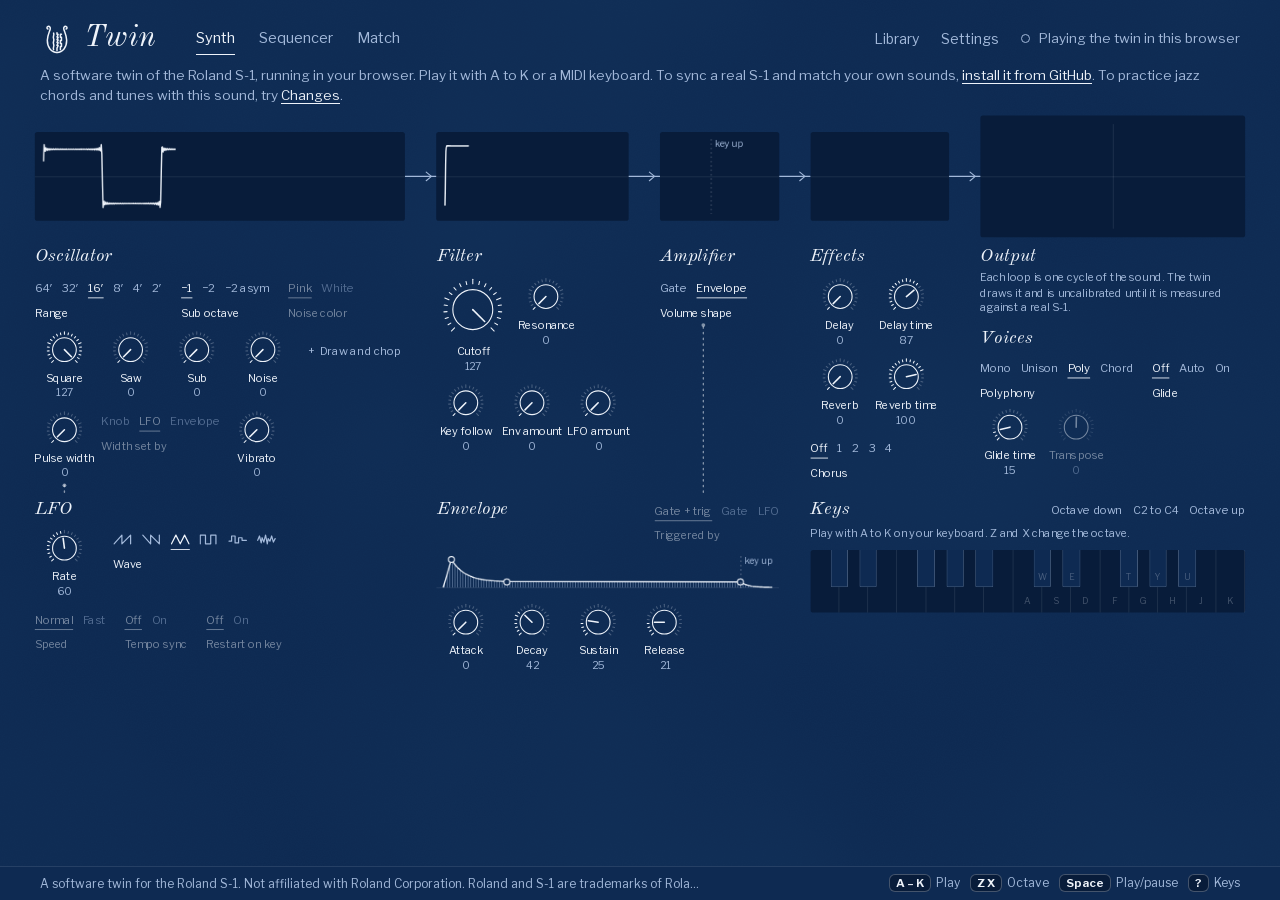
<file: index.html>
<!doctype html>
<html lang="en">
<head>
<meta name="twin-static" content="1">
<meta charset="utf-8">
<meta name="viewport" content="width=device-width, initial-scale=1">
<title>Loading</title>
<meta name="description" content="A software twin of the Roland S-1: play it, watch every stage of the sound, and sync it to a real S-1.">
<link rel="icon" href="design/favicon.svg">
<link rel="stylesheet" href="design/tokens.css">
<link rel="stylesheet" href="keyhint/keyhint.css">
<link rel="stylesheet" href="core/app.css">
<script>
  // The page-load exposure (views/synth.js): the plate starts pale, like an undeveloped sun print,
  // unless the page opens on another view or the reader asked for stillness. Runs before first paint.
  (function () {
    var parts = location.hash.replace(/^#/, "").split("&");
    var still = parts.indexOf("still") >= 0 || matchMedia("(prefers-reduced-motion: reduce)").matches;
    var view = ["synth", "sequencer", "match"].indexOf(parts[0]) >= 0 ? parts[0] : "synth";
    if (!still && view === "synth") document.documentElement.classList.add("developing");
  })();
</script>
</head>
<body>
<header class="top">
  <a class="brand" id="brand" href="#synth">
    <!-- The mark (design/mark.svg, drawn in currentColor): the lyrebird's tail in display, read as a lyre whose strings are the S-1's waves. -->
    <svg class="mark" viewBox="0 0 32 32" fill="none" stroke="currentColor" stroke-width="1.4" stroke-linecap="round" stroke-linejoin="round" aria-hidden="true">
      <path d="M16 28.6C10.6 28.6 6.8 23.8 6.9 17.2 7 12.4 8.9 9.2 9.6 6.8 10.1 5.1 8.9 3.7 7.5 4.2 6.3 4.6 6.2 6.2 7.4 6.6"/>
      <path d="M16 28.6C21.4 28.6 25.2 23.8 25.1 17.2 25 12.4 23.1 9.2 22.4 6.8 21.9 5.1 23.1 3.7 24.5 4.2 25.7 4.6 25.8 6.2 24.6 6.6"/>
      <path d="M12.8 26c-1-2 1-3.2 0-5.2s1-3.2 0-5.2 1-3.2 0-5.2"/>
      <path d="M16 26.8v-2.2l1.1-2.6H16l1.1-2.6H16l1.1-2.6H16l1.1-2.6H16l1.1-2.6H16v-1.6"/>
      <path d="M19.2 26v-2.9h1v-2.9h-1v-2.9h1v-2.9h-1v-2.9h1"/>
    </svg>
    <span class="wordmark" id="wordmark"></span>
  </a>
  <nav class="views" id="nav" aria-label="Views">
    <a href="#synth" data-view="synth">Synth</a>
    <a href="#sequencer" data-view="sequencer">Sequencer</a>
    <a href="#match" data-view="match">Match</a>
  </nav>
  <div class="actions">
    <button class="quiet" type="button" data-open="library">Library</button>
    <button class="quiet" type="button" data-open="settings">Settings</button>
    <span class="sync" id="sync" role="status"><i class="dot" aria-hidden="true"></i><span id="sync-text">Looking for the S-1</span></span>
    <button class="pill" type="button" id="send">Send patch to S-1</button>
  </div>
</header>
<p class="intro" id="intro" hidden></p>

<main class="view-host" id="view"></main>

<footer class="foot" id="foot"></footer>

<aside class="drawer" id="drawer-library" aria-label="Library" aria-hidden="true" inert></aside>
<aside class="drawer" id="drawer-settings" aria-label="Settings" aria-hidden="true" inert></aside>
<div class="scrim" id="scrim"></div>
<div class="toast" id="toast" role="status" aria-live="polite"></div>
<div class="veil" aria-hidden="true"></div>

<script src="keyhint/keyhint.js"></script>
<script type="module" src="app.js"></script>
</body>
</html>
</file>
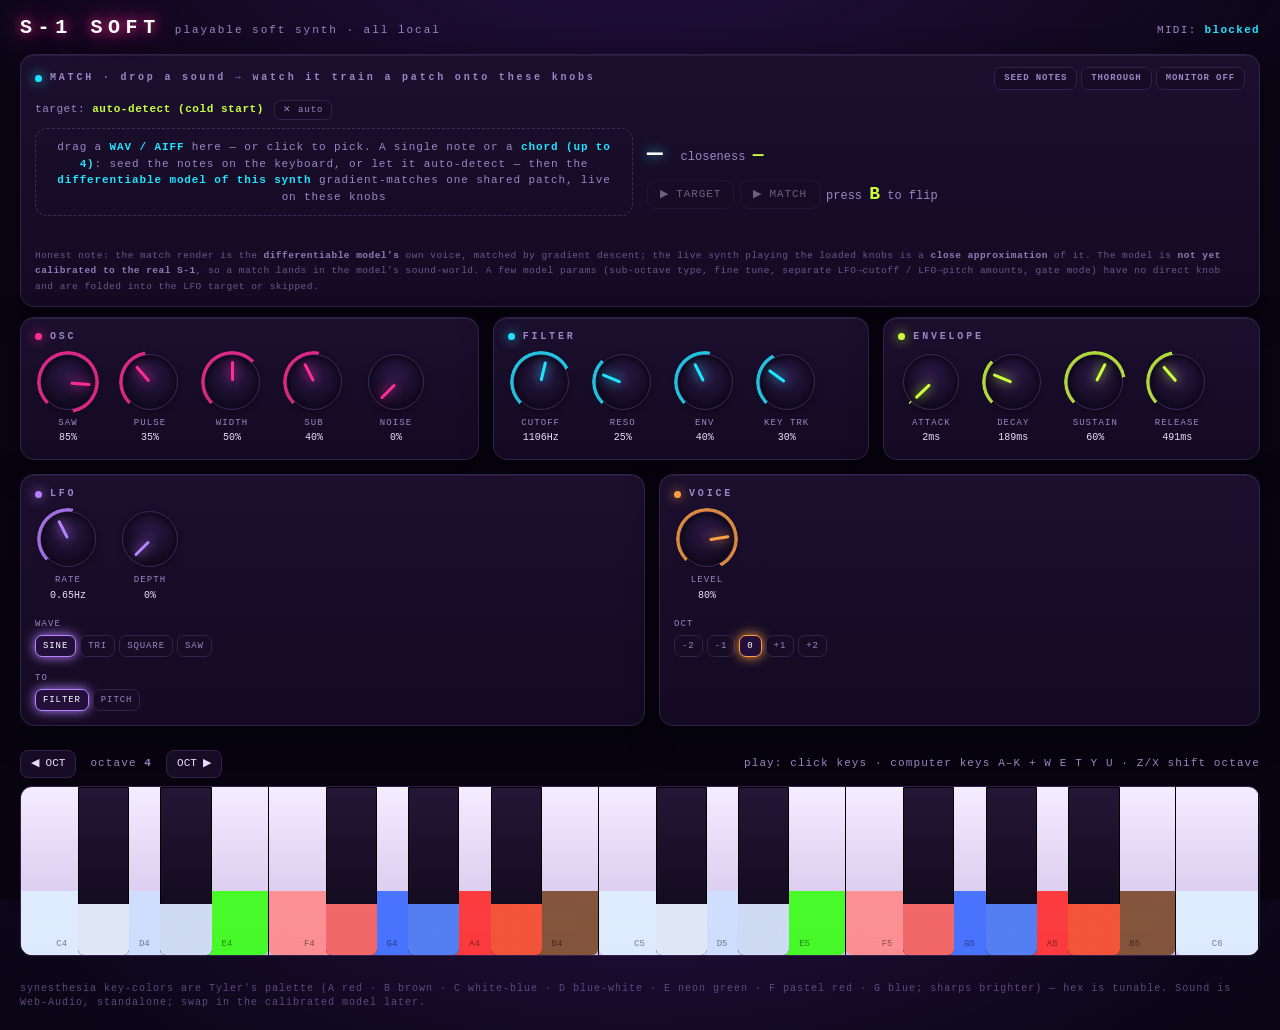
<file: soft/index.html>
<!DOCTYPE html>
<html lang="en">
<head>
<meta charset="utf-8">
<meta name="viewport" content="width=device-width, initial-scale=1, maximum-scale=1, user-scalable=no">
<title>S-1 SOFT — playable</title>
<style>
  :root{
    --bg:#0a0612; --panel:#140a22; --panel2:#1b0f2e; --ink:#eadcff;
    --dim:#9a86c4; --neon:#ff2d95; --neon2:#22e3ff; --neon3:#c9ff3d;
    --edge:#33204d; --glow:0 0 12px;
  }
  *{box-sizing:border-box}
  html,body{margin:0;height:100%}
  body{
    background:
      radial-gradient(1200px 600px at 50% -10%, #241041 0%, transparent 60%),
      linear-gradient(180deg,#0b0616,#070410 70%);
    color:var(--ink);
    font:14px/1.4 ui-monospace,"SF Mono",Menlo,monospace;
    -webkit-user-select:none;user-select:none;overflow-x:hidden;
  }
  header{
    display:flex;align-items:baseline;gap:14px;padding:14px 20px 6px;
  }
  header h1{
    margin:0;font-size:20px;letter-spacing:.28em;font-weight:800;
    color:#fff;text-shadow:var(--glow) var(--neon), 0 0 30px var(--neon);
  }
  header .sub{color:var(--dim);letter-spacing:.18em;font-size:11px}
  header .midi{margin-left:auto;font-size:11px;letter-spacing:.12em;color:var(--dim)}
  header .midi b{color:var(--neon2)}
  .rack{
    display:flex;flex-wrap:wrap;gap:14px;padding:10px 20px;
    align-items:stretch;
  }
  .mod{
    background:linear-gradient(180deg,var(--panel2),var(--panel));
    border:1px solid var(--edge);border-radius:14px;padding:12px 14px 14px;
    box-shadow:inset 0 1px 0 #ffffff10, 0 10px 30px #0008;
    flex:1 1 auto;min-width:0;
  }
  .mod h2{
    margin:0 0 10px;font-size:10px;letter-spacing:.28em;color:var(--dim);
    display:flex;align-items:center;gap:8px;
  }
  .mod h2::before{content:"";width:7px;height:7px;border-radius:50%;
    background:var(--accent,var(--neon));box-shadow:var(--glow) var(--accent,var(--neon))}
  .knobs{display:flex;gap:16px;flex-wrap:wrap}
  .knob{width:66px;text-align:center}
  .dial{
    width:56px;height:56px;margin:0 auto;border-radius:50%;position:relative;
    background:radial-gradient(circle at 50% 38%,#2a1846,#120a20 70%);
    border:1px solid #40265f;cursor:ns-resize;touch-action:none;
    box-shadow:inset 0 2px 6px #0009, 0 2px 6px #0006;
  }
  .dial::after{ /* pointer */
    content:"";position:absolute;left:50%;top:6px;width:3px;height:20px;
    margin-left:-1.5px;border-radius:2px;background:var(--accent,var(--neon));
    box-shadow:var(--glow) var(--accent,var(--neon));
    transform-origin:50% 22px;transform:rotate(var(--rot,-135deg));
  }
  .dial .ring{
    position:absolute;inset:-4px;border-radius:50%;pointer-events:none;
    background:conic-gradient(from -135deg,var(--accent,var(--neon)) var(--pct,0%),transparent 0);
    -webkit-mask:radial-gradient(circle,transparent 27px,#000 28px);
            mask:radial-gradient(circle,transparent 27px,#000 28px);
    opacity:.85;
  }
  .knob label{display:block;margin-top:7px;font-size:9px;letter-spacing:.12em;color:var(--dim)}
  .knob .val{font-size:10px;color:var(--ink);margin-top:2px;min-height:12px}
  .seg{display:flex;gap:4px;flex-wrap:wrap;margin-top:2px}
  .seg button{
    background:#160c26;border:1px solid var(--edge);color:var(--dim);
    border-radius:7px;padding:4px 7px;font:inherit;font-size:9px;letter-spacing:.1em;cursor:pointer;
  }
  .seg button.on{color:#fff;border-color:var(--accent,var(--neon));
    box-shadow:var(--glow) var(--accent,var(--neon));background:#22103a}
  /* keyboard */
  .kbwrap{padding:14px 20px 26px}
  .kbbar{display:flex;align-items:center;gap:14px;margin-bottom:8px;color:var(--dim);font-size:11px;letter-spacing:.1em}
  .kbbar button{background:#160c26;border:1px solid var(--edge);color:var(--ink);
    border-radius:8px;padding:5px 10px;font:inherit;cursor:pointer}
  .kbbar .hint{margin-left:auto}
  .keys{position:relative;height:170px;border-radius:12px;overflow:hidden;
    border:1px solid var(--edge);background:#05030a;box-shadow:inset 0 0 40px #000}
  .key{position:absolute;bottom:0;top:0;cursor:pointer;}
  .key.white{border-right:1px solid #00000060;}
  .key .cap{position:absolute;left:0;right:0;bottom:0;height:38%;border-radius:0 0 6px 6px;
    background:var(--kc);opacity:.9;box-shadow:0 0 18px var(--kc) inset;transition:opacity .05s}
  .key.white .face{position:absolute;inset:0;background:linear-gradient(180deg,#f4ecff,#cdbde8);}
  .key.black{z-index:3;width:var(--bw);}
  .key.black .face{position:absolute;inset:0;background:linear-gradient(180deg,#241636,#0c0716);border-radius:0 0 5px 5px;
    border:1px solid #000}
  .key.black .cap{height:30%;opacity:.95}
  .key.down .cap{opacity:1;filter:brightness(1.5) saturate(1.3)}
  .key.white.down .face{background:linear-gradient(180deg,#fff,#e7dbff)}
  .key.black.down .face{background:linear-gradient(180deg,#3a2358,#1a1030)}
  /* seed = user-chosen target note (green); matched = notes the engine is on (cyan) */
  .key.seed .face{outline:3px solid #c9ff3d;outline-offset:-3px;box-shadow:inset 0 0 14px #c9ff3d99}
  .key.matched .face{outline:3px solid #22e3ff;outline-offset:-3px;box-shadow:inset 0 0 14px #22e3ff99}
  .key.seed.matched .face{outline:3px solid #7dffb0;outline-offset:-3px}
  .key .lab{position:absolute;bottom:4px;left:0;right:0;text-align:center;font-size:9px;color:#0007;pointer-events:none}
  .key.black .lab{color:#fff8}
  footer{padding:0 20px 20px;color:#5c4a80;font-size:10px;letter-spacing:.1em}
  /* match studio */
  .match{margin:6px 20px 0;background:linear-gradient(180deg,var(--panel2),var(--panel));
    border:1px solid var(--edge);border-radius:14px;padding:12px 14px;
    box-shadow:inset 0 1px 0 #ffffff10,0 10px 30px #0008;}
  .match h2{margin:0 0 10px;font-size:10px;letter-spacing:.28em;color:var(--dim);
    display:flex;align-items:center;gap:8px}
  .match h2::before{content:"";width:7px;height:7px;border-radius:50%;
    background:var(--neon2);box-shadow:var(--glow) var(--neon2)}
  .match .row{display:flex;gap:14px;flex-wrap:wrap;align-items:stretch}
  .drop{flex:1 1 260px;min-height:64px;border:1.5px dashed #3d2a5c;border-radius:12px;
    display:flex;align-items:center;justify-content:center;text-align:center;
    color:var(--dim);cursor:pointer;padding:10px 14px;transition:.12s;
    font-size:11px;letter-spacing:.08em;line-height:1.5}
  .drop:hover,.drop.over{border-color:var(--neon2);color:var(--ink);
    box-shadow:var(--glow) var(--neon2);background:#160c26}
  .drop b{color:var(--neon2)}
  .match .out{flex:1 1 260px;display:flex;flex-direction:column;gap:8px;min-width:0;
    justify-content:center}
  .match .stat{display:flex;gap:18px;align-items:baseline;flex-wrap:wrap}
  .match .note{font-size:26px;font-weight:800;color:#fff;text-shadow:var(--glow) var(--neon2)}
  .match .close{font-size:12px;color:var(--dim)}
  .match .close b{color:var(--neon3);font-size:18px}
  .match .ab{display:flex;gap:6px;flex-wrap:wrap;align-items:center}
  .match .ab button{background:#160c26;border:1px solid var(--edge);color:var(--ink);
    border-radius:8px;padding:6px 12px;font:inherit;font-size:11px;letter-spacing:.08em;cursor:pointer}
  .match .ab button.on{border-color:var(--neon2);box-shadow:var(--glow) var(--neon2);color:#fff;background:#22103a}
  .match .ab button:disabled{opacity:.4;cursor:default;box-shadow:none}
  .match .modes{display:flex;gap:4px;margin-left:auto}
  .match .modes button{background:#160c26;border:1px solid var(--edge);color:var(--dim);
    border-radius:7px;padding:4px 9px;font:inherit;font-size:9px;letter-spacing:.1em;cursor:pointer}
  .match .modes button.on{color:#fff;border-color:var(--neon);box-shadow:var(--glow) var(--neon);background:#22103a}
  .match .seedbar{display:flex;align-items:center;gap:10px;margin:0 0 8px;font-size:11px;color:var(--dim);letter-spacing:.05em;flex-wrap:wrap}
  .match .seedbar b{color:var(--neon3)}
  .match .seedbar button{background:#160c26;border:1px solid var(--edge);color:var(--dim);
    border-radius:7px;padding:3px 8px;font:inherit;font-size:9px;letter-spacing:.1em;cursor:pointer}
  .match .seedbar .hint{color:#6a568f;font-size:9.5px}
  .match.seeding .seedbar b{color:var(--neon3);text-shadow:var(--glow) var(--neon3)}
  .spin{width:13px;height:13px;border:2px solid #ffffff30;border-top-color:var(--neon2);
    border-radius:50%;display:inline-block;animation:spin .7s linear infinite;vertical-align:-2px;margin-right:6px}
  @keyframes spin{to{transform:rotate(360deg)}}
  .match .status{color:var(--dim);font-size:11px;letter-spacing:.06em;min-height:16px;margin-top:8px}
  .match .caveat{color:#6a568f;font-size:9.5px;letter-spacing:.05em;margin-top:8px;line-height:1.6}
  .match .caveat b{color:#8f79b8}
  .match .train[hidden]{display:none}
  .match .train{margin-top:10px}
  .match .trainhdr{display:flex;align-items:baseline;gap:12px;color:var(--dim);font-size:9px;
    letter-spacing:.16em;margin-bottom:6px}
  .match .trainhdr .lv{color:var(--neon2);font-variant-numeric:tabular-nums}
  .match .trainhdr .bv{color:var(--neon3);font-variant-numeric:tabular-nums;margin-left:auto}
  #lossCurve{width:100%;height:96px;display:block;border:1px solid var(--edge);border-radius:10px;
    background:linear-gradient(180deg,#0d0720,#0a0518)}
  .match .modes button.warn{border-color:var(--neon3);box-shadow:var(--glow) var(--neon3);color:#fff}
  @media (max-width:720px){ .rack{padding:8px 10px} .kbwrap{padding:10px} .match{margin:6px 10px 0} }
</style>
</head>
<body>
<header>
  <h1>S&#8209;1 SOFT</h1>
  <span class="sub">playable soft synth · all local</span>
  <span class="midi">MIDI: <b id="midiState">click a key to start</b></span>
</header>

<section class="match" id="matchPanel">
  <h2>MATCH &middot; drop a sound &rarr; watch it train a patch onto these knobs
    <span class="modes" id="modes">
      <button type="button" id="seedBtn" title="pick up to 4 target notes on the keyboard below (Shift+click a key also toggles it). Seeded notes are matched EXACTLY — no auto-detection.">SEED&nbsp;NOTES</button>
      <button type="button" id="qualityBtn" title="THOROUGH = generous iterations + several random restarts (best of), may take minutes. QUICK = a fast, watchable pass.">THOROUGH</button>
      <button type="button" id="monitorBtn" title="also play each candidate so you HEAR it converge (slower, makes sound)">MONITOR&nbsp;OFF</button>
    </span>
  </h2>
  <div class="seedbar" id="seedbar">
    <span>target:&nbsp;<b id="targetLabel">auto&#8209;detect (cold start)</b></span>
    <button type="button" id="clearSeedBtn" title="clear seeded notes — fall back to auto multi-pitch detection">&#10005;&nbsp;auto</button>
    <span class="hint" id="warmLabel" hidden>&middot; patch: <b style="color:var(--neon2)">warm&#8209;start from knobs</b></span>
    <span class="hint" id="seedHint" hidden>click keys below to add/remove target notes (max&nbsp;4)</span>
  </div>
  <div class="row">
    <div class="drop" id="drop">
      <span>drag a <b>WAV / AIFF</b> here &mdash; or click to pick. A single note or a <b>chord (up to 4)</b>:
        seed the notes on the keyboard, or let it auto&#8209;detect &mdash; then the
        <b>differentiable model of this synth</b> gradient&#8209;matches one shared patch, live on these knobs</span>
    </div>
    <div class="out" id="matchOut" hidden>
      <div class="stat">
        <span class="note" id="mNote">&mdash;</span>
        <span class="close">closeness <b id="mClose">&mdash;</b></span>
        <span class="close" id="mSecs"></span>
      </div>
      <div class="ab">
        <button type="button" id="abTarget" disabled>&#9654; TARGET</button>
        <button type="button" id="abMatch" disabled>&#9654; MATCH</button>
        <span class="close">press <b>B</b> to flip</span>
      </div>
    </div>
  </div>
  <div class="train" id="train" hidden>
    <div class="trainhdr">
      <span id="trainPhase">TRAINING</span>
      <span>loss <b class="lv" id="trainLoss">&mdash;</b></span>
      <span class="bv">best <b id="trainBest">&mdash;</b></span>
    </div>
    <canvas id="lossCurve" width="900" height="96"></canvas>
  </div>
  <div class="status" id="mStatus"></div>
  <input type="file" id="fileIn" accept=".wav,.wave,.aif,.aiff,.flac,.ogg,audio/*" hidden>
  <div class="caveat">
    Honest note: the match render is the <b>differentiable model&rsquo;s</b> own voice, matched by
    gradient descent; the live synth playing the loaded knobs is a <b>close approximation</b> of it.
    The model is <b>not yet calibrated to the real S&#8209;1</b>, so a match lands in the model&rsquo;s
    sound&#8209;world. A few model params (sub&#8209;octave type, fine tune, separate LFO&rarr;cutoff /
    LFO&rarr;pitch amounts, gate mode) have no direct knob and are folded into the LFO target or skipped.
  </div>
</section>

<div class="rack" id="rack"></div>

<div class="kbwrap">
  <div class="kbbar">
    <button id="octDown">&#9664; OCT</button>
    <span>octave <b id="octLabel">4</b></span>
    <button id="octUp">OCT &#9654;</button>
    <span class="hint">play: click keys · computer keys A&#8211;K + W E T Y U · Z/X shift octave</span>
  </div>
  <div class="keys" id="keys"></div>
</div>

<footer>synesthesia key-colors are Tyler's palette (A red · B brown · C white&#8209;blue · D blue&#8209;white · E neon green · F pastel red · G blue; sharps brighter) — hex is tunable. Sound is Web&#8209;Audio, standalone; swap in the calibrated model later.</footer>

<script>
"use strict";
// ---------- audio core ----------
let AC=null;
function ac(){ if(!AC){ AC=new (window.AudioContext||window.webkitAudioContext)(); master(); } if(AC.state==="suspended") AC.resume(); return AC; }
let MASTER,ANALYSER,LFO,LFOfilt,LFOpitch,NOISEBUF;
function master(){
  MASTER=AC.createGain(); MASTER.gain.value=0.0;
  const comp=AC.createDynamicsCompressor();
  MASTER.connect(comp); comp.connect(AC.destination);
  // global LFO
  LFO=AC.createOscillator(); LFO.type="sine"; LFO.frequency.value=5;
  LFOfilt=AC.createGain(); LFOfilt.gain.value=0;   // -> filter freq (Hz)
  LFOpitch=AC.createGain(); LFOpitch.gain.value=0; // -> osc detune (cents)
  LFO.connect(LFOfilt); LFO.connect(LFOpitch); LFO.start();
  // white noise buffer
  NOISEBUF=AC.createBuffer(1,AC.sampleRate*2,AC.sampleRate);
  const d=NOISEBUF.getChannelData(0); for(let i=0;i<d.length;i++) d[i]=Math.random()*2-1;
  // fade master in
  MASTER.gain.setTargetAtTime(0.9,AC.currentTime,0.02);
}
// pulse periodic wave for given width (0..1)
const pulseCache={};
function pulseWave(width){
  const w=Math.max(0.02,Math.min(0.98,width)); const key=w.toFixed(2);
  if(pulseCache[key]) return pulseCache[key];
  const N=48; const real=new Float32Array(N), imag=new Float32Array(N);
  for(let n=1;n<N;n++){ imag[n]=(2/(n*Math.PI))*Math.sin(n*Math.PI*w); }
  const pw=AC.createPeriodicWave(real,imag,{disableNormalization:false});
  pulseCache[key]=pw; return pw;
}
// ---------- parameters ----------
const P={
  range:0,          // octave offset -2..+2 (from Range CC, discretized)
  saw:0.85, pulse:0.35, sub:0.4, noise:0.0, pw:0.5,
  cutoff:0.55, res:0.25, envAmt:0.4, keytrack:0.3,
  atk:0.005, dec:0.25, sus:0.6, rel:0.35,
  lfoRate:0.4, lfoDepth:0.0, lfoWave:"sine", lfoTarget:"filter",
  glide:0.0, level:0.8,
};
// map normalized -> physical
const CUT_MIN=60, CUT_MAX=12000;
function cutHz(v){ return CUT_MIN*Math.pow(CUT_MAX/CUT_MIN, v); }
function secs(v,max){ return 0.002 + v*v*max; }
function lfoHz(v){ return 0.05*Math.pow(30/0.05, v); } // 0.05..30 Hz
// ---------- voice ----------
const voices={};
function noteHz(m){ return 440*Math.pow(2,(m-69)/12); }
function startVoice(midi){
  const A=ac(); if(voices[midi]) stopVoice(midi,true);
  const t=A.currentTime;
  const base=noteHz(midi+P.range*12);
  const g=A.createGain(); g.gain.value=0;               // amp env
  // two-stage 24dB/oct lowpass
  const f1=A.createBiquadFilter(), f2=A.createBiquadFilter();
  f1.type=f2.type="lowpass";
  const kt=cutHz(P.cutoff)* (1 + P.keytrack*((midi-60)/24));
  const co=Math.max(40,Math.min(18000,kt));
  f1.frequency.value=co; f2.frequency.value=co;
  const q=0.4 + P.res*16; f1.Q.value=q; f2.Q.value=q*0.6;
  f1.connect(f2); f2.connect(g); g.connect(MASTER);
  // LFO routing into this voice
  if(P.lfoTarget==="filter"){ LFOfilt.connect(f1.frequency); LFOfilt.connect(f2.frequency); }
  const oscs=[];
  function mk(type,det,gain,periodic){
    const o=A.createOscillator(); if(periodic)o.setPeriodicWave(periodic); else o.type=type;
    o.frequency.value=base; o.detune.value=det;
    const vg=A.createGain(); vg.gain.value=gain;
    o.connect(vg); vg.connect(f1);
    if(P.lfoTarget==="pitch") LFOpitch.connect(o.detune);
    o.start(t); oscs.push(o); return o;
  }
  if(P.saw>0.001) mk("sawtooth",0,P.saw);
  if(P.pulse>0.001) mk(null,0,P.pulse,pulseWave(P.pw));
  if(P.sub>0.001){ const s=mk("square",-1200,P.sub); }
  let noiseNode=null;
  if(P.noise>0.001){ noiseNode=A.createBufferSource(); noiseNode.buffer=NOISEBUF; noiseNode.loop=true;
    const ng=A.createGain(); ng.gain.value=P.noise*0.6; noiseNode.connect(ng); ng.connect(f1); noiseNode.start(t); }
  // filter envelope (adds to cutoff)
  const envTop=Math.min(18000, co + P.envAmt*(CUT_MAX-co));
  const a=secs(P.atk,3), d=secs(P.dec,3), r=secs(P.rel,4), sus=P.sus;
  f1.frequency.cancelScheduledValues(t); f2.frequency.cancelScheduledValues(t);
  [f1,f2].forEach(f=>{ f.frequency.setValueAtTime(co,t);
    f.frequency.linearRampToValueAtTime(envTop,t+a);
    f.frequency.linearRampToValueAtTime(co+(envTop-co)*sus,t+a+d); });
  // amp ADSR
  const peak=P.level;
  g.gain.setValueAtTime(0,t);
  g.gain.linearRampToValueAtTime(peak,t+a);
  g.gain.linearRampToValueAtTime(peak*sus,t+a+d);
  voices[midi]={g,f1,f2,oscs,noiseNode,peak,sus};
}
function stopVoice(midi,immediate){
  const v=voices[midi]; if(!v) return; const A=AC, t=A.currentTime;
  const r=immediate?0.01:secs(P.rel,4);
  v.g.gain.cancelScheduledValues(t);
  v.g.gain.setValueAtTime(Math.max(0.0001,v.g.gain.value),t);
  v.g.gain.linearRampToValueAtTime(0,t+r);
  const stopAt=t+r+0.05;
  v.oscs.forEach(o=>{try{o.stop(stopAt)}catch(e){}});
  if(v.noiseNode){try{v.noiseNode.stop(stopAt)}catch(e){}}
  try{LFOfilt.disconnect(v.f1.frequency)}catch(e){} try{LFOfilt.disconnect(v.f2.frequency)}catch(e){}
  delete voices[midi];
  setKeyDown(midi,false);
}
// live knob -> active voices
function applyLive(){
  if(!AC||!LFO) return;
  LFO.frequency.setTargetAtTime(lfoHz(P.lfoRate),AC.currentTime,0.02);
  const depth=P.lfoDepth;
  if(LFOfilt) LFOfilt.gain.value = P.lfoTarget==="filter" ? depth*4000 : 0;
  if(LFOpitch) LFOpitch.gain.value = P.lfoTarget==="pitch" ? depth*400 : 0;
  for(const m in voices){ const v=voices[m];
    const co=Math.max(40,Math.min(18000,cutHz(P.cutoff)));
    const q=0.4+P.res*16;
    v.f1.frequency.setTargetAtTime(co,AC.currentTime,0.03);
    v.f2.frequency.setTargetAtTime(co,AC.currentTime,0.03);
    v.f1.Q.value=q; v.f2.Q.value=q*0.6;
  }
}
// ---------- UI: knobs ----------
// Warm-start: once the user hand-sets any knob/switch, a match starts Adam from
// the CURRENT patch instead of a random init ("dial a start, then optimize").
let patchTouched=false;
function markPatchTouched(){ patchTouched=true;
  const w=document.getElementById("warmLabel"); if(w) w.hidden=false; }
const MODS=[
  {name:"OSC",accent:"var(--neon)",knobs:[
    ["saw","SAW",0,1],["pulse","PULSE",0,1],["pw","WIDTH",0.02,0.98],["sub","SUB",0,1],["noise","NOISE",0,1]]},
  {name:"FILTER",accent:"var(--neon2)",knobs:[
    ["cutoff","CUTOFF",0,1],["res","RESO",0,1],["envAmt","ENV",0,1],["keytrack","KEY TRK",0,1]]},
  {name:"ENVELOPE",accent:"var(--neon3)",knobs:[
    ["atk","ATTACK",0,1],["dec","DECAY",0,1],["sus","SUSTAIN",0,1],["rel","RELEASE",0,1]]},
  {name:"LFO",accent:"#b980ff",knobs:[["lfoRate","RATE",0,1],["lfoDepth","DEPTH",0,1]],
    segs:[["lfoWave","WAVE",["sine","tri","square","saw"]],["lfoTarget","TO",["filter","pitch"]]]},
  {name:"VOICE",accent:"#ff9f43",knobs:[["level","LEVEL",0,1]],
    segs:[["range","OCT",["-2","-1","0","+1","+2"]]]},
];
const rack=document.getElementById("rack");
const knobEls={};
const segEls={};
MODS.forEach(mod=>{
  const el=document.createElement("div"); el.className="mod"; el.style.setProperty("--accent",mod.accent);
  el.innerHTML=`<h2>${mod.name}</h2>`;
  const kb=document.createElement("div"); kb.className="knobs";
  (mod.knobs||[]).forEach(([key,lab,mn,mx])=>{
    const k=document.createElement("div"); k.className="knob";
    k.innerHTML=`<div class="dial" tabindex="0"><div class="ring"></div></div>
      <label>${lab}</label><div class="val"></div>`;
    kb.appendChild(k);
    const dial=k.querySelector(".dial"), val=k.querySelector(".val");
    const norm=()=>(P[key]-mn)/(mx-mn);
    function draw(){ const p=Math.max(0,Math.min(1,norm()));
      dial.style.setProperty("--rot",(-135+p*270)+"deg");
      dial.querySelector(".ring").style.setProperty("--pct",(p*100)+"%");
      val.textContent=fmt(key,P[key]); }
    knobEls[key]={draw};
    let dragging=false,lastY=0;
    const onMove=(y)=>{ const dy=lastY-y; lastY=y; let p=Math.max(0,Math.min(1,norm()+dy/180));
      P[key]=mn+p*(mx-mn); draw(); applyLive(); markPatchTouched(); };
    dial.addEventListener("pointerdown",e=>{dragging=true;lastY=e.clientY;dial.setPointerCapture(e.pointerId);ac();});
    dial.addEventListener("pointermove",e=>{if(dragging)onMove(e.clientY);});
    dial.addEventListener("pointerup",()=>dragging=false);
    dial.addEventListener("dblclick",()=>{P[key]=(mn+mx)/2;draw();applyLive();markPatchTouched();});
    dial.addEventListener("wheel",e=>{e.preventDefault();let p=Math.max(0,Math.min(1,norm()-Math.sign(e.deltaY)*-0.03));P[key]=mn+p*(mx-mn);draw();applyLive();markPatchTouched();},{passive:false});
    draw();
  });
  el.appendChild(kb);
  (mod.segs||[]).forEach(([key,lab,opts])=>{
    const wrap=document.createElement("div"); wrap.style.marginTop="10px";
    wrap.innerHTML=`<label style="font-size:9px;letter-spacing:.12em;color:var(--dim)">${lab}</label>`;
    const seg=document.createElement("div"); seg.className="seg";
    opts.forEach((o,i)=>{ const b=document.createElement("button"); b.textContent=o.toUpperCase();
      b.dataset.opt=o;
      const cur=()=> key==="range" ? String(P.range) : P[key];
      const setv=()=> key==="range" ? (P.range=parseInt(o,10)) : (P[key]=o);
      if((key==="range"&&P.range===parseInt(o,10))||P[key]===o) b.classList.add("on");
      b.onclick=()=>{ ac(); setv(); [...seg.children].forEach(c=>c.classList.remove("on")); b.classList.add("on"); applyLive(); markPatchTouched(); };
      seg.appendChild(b); });
    segEls[key]=seg;
    wrap.appendChild(seg); el.appendChild(wrap);
  });
  rack.appendChild(el);
});
function fmt(key,v){
  if(key==="cutoff") return Math.round(cutHz(v))+"Hz";
  if(key==="res"||key==="envAmt"||key==="keytrack"||key==="saw"||key==="pulse"||key==="sub"||key==="noise"||key==="sus"||key==="level"||key==="lfoDepth") return Math.round(v*100)+"%";
  if(key==="pw") return Math.round(v*100)+"%";
  if(key==="atk") return (secs(v,3)*1000|0)+"ms";
  if(key==="dec") return (secs(v,3)*1000|0)+"ms";
  if(key==="rel") return (secs(v,4)*1000|0)+"ms";
  if(key==="lfoRate") return lfoHz(v).toFixed(2)+"Hz";
  return v.toFixed(2);
}
// ---------- UI: keyboard ----------
const NOTE_COLORS={ // Tyler's palette (tunable). index 0..11 = C..B
  0:"#dfefff", 1:"#eaf4ff", 2:"#cfe0ff", 3:"#dbe6ff", 4:"#39ff14",
  5:"#ff8a8a", 6:"#ff6f6f", 7:"#3a6bff", 8:"#5a86ff", 9:"#ff2d2d",
  10:"#ff5a3c", 11:"#7a4a2a" };
const NAMES=["C","C#","D","D#","E","F","F#","G","G#","A","A#","B"];
let OCT=4;
const keysEl=document.getElementById("keys");
const WHITE=[0,2,4,5,7,9,11], BLACKAT={1:0,3:1,6:3,8:4,10:5}; // semitone->white index left
let OCTAVES=2;
function buildKeyboard(){
  keysEl.innerHTML=""; const whitePerOct=7; const totalWhite=whitePerOct*OCTAVES+1;
  const ww=100/totalWhite;
  let wi=0;
  for(let o=0;o<OCTAVES;o++){
    for(let s=0;s<12;s++){
      const midi=(OCT+o)*12+s+12; // C at (oct)*12+12 => MIDI
      const pc=s%12;
      if(WHITE.includes(pc)){
        const key=div("key white",midi); key.style.left=(wi*ww)+"%"; key.style.width=ww+"%";
        key.innerHTML=`<div class="face"></div><div class="cap" style="--kc:${NOTE_COLORS[pc]}"></div><div class="lab">${NAMES[pc]}${OCT+o}</div>`;
        keysEl.appendChild(key); wi++;
      }
    }
  }
  // final C
  { const midi=(OCT+OCTAVES)*12+12; const key=div("key white",midi); key.style.left=(wi*ww)+"%"; key.style.width=ww+"%";
    key.innerHTML=`<div class="face"></div><div class="cap" style="--kc:${NOTE_COLORS[0]}"></div><div class="lab">C${OCT+OCTAVES}</div>`;
    keysEl.appendChild(key); }
  // black keys
  const bw=ww*0.62;
  wi=0;
  for(let o=0;o<OCTAVES;o++){
    for(let s=0;s<12;s++){ const pc=s%12;
      if(WHITE.includes(pc)){ wi++; }
      else{ const midi=(OCT+o)*12+s+12;
        const leftWhite=wi-1; const key=div("key black",midi);
        key.style.left=((leftWhite+1)*ww-bw/2)+"%"; key.style.setProperty("--bw",bw+"%"); key.style.width=bw+"%";
        key.innerHTML=`<div class="face"></div><div class="cap" style="--kc:${NOTE_COLORS[pc]}"></div>`;
        keysEl.appendChild(key);
      }
    }
  }
  document.getElementById("octLabel").textContent=OCT;
  paintSeed(); paintMatched();
}
function div(cls,midi){ const d=document.createElement("div"); d.className=cls; d.dataset.midi=midi;
  d.addEventListener("pointerdown",e=>{e.preventDefault();
    if(seedMode || e.shiftKey){ toggleSeed(midi); return; }   // pick target notes, don't play
    press(midi);d.setPointerCapture(e.pointerId);});
  d.addEventListener("pointerup",()=>release(midi));
  d.addEventListener("pointerleave",e=>{ if(e.buttons) release(midi); });
  d.addEventListener("pointerenter",e=>{ if(e.buttons && !seedMode){press(midi);} });
  return d; }
function setKeyDown(midi,on){ const el=keysEl.querySelector(`.key[data-midi="${midi}"]`); if(el) el.classList.toggle("down",on); }
const held=new Set();
function press(midi){ if(held.has(midi))return; held.add(midi); startVoice(midi); setKeyDown(midi,true); flashMidi(midi,true); }
function release(midi){ if(!held.has(midi))return; held.delete(midi); stopVoice(midi); flashMidi(midi,false); }
document.getElementById("octUp").onclick=()=>{OCT=Math.min(7,OCT+1);buildKeyboard();};
document.getElementById("octDown").onclick=()=>{OCT=Math.max(0,OCT-1);buildKeyboard();};
// ---------- SEED / MATCHED note sets (chord matcher) ----------
const MAX_SEED=4;
let seedMode=false;                 // when on, clicking a key toggles it into the target set
const seedNotes=new Set();          // user-chosen target MIDI notes (seed mode)
let matchedNotes=[];                // notes the engine is currently on (live highlight)
function midiName(m){ return NAMES[((m%12)+12)%12]+(Math.floor(m/12)-1); }
function chordLabel(notes){ return [...notes].sort((a,b)=>a-b).map(midiName).join(" + "); }
function paintSeed(){ keysEl.querySelectorAll(".key.seed").forEach(k=>k.classList.remove("seed"));
  seedNotes.forEach(m=>{ const el=keysEl.querySelector(`.key[data-midi="${m}"]`); if(el) el.classList.add("seed"); }); }
function paintMatched(){ keysEl.querySelectorAll(".key.matched").forEach(k=>k.classList.remove("matched"));
  matchedNotes.forEach(m=>{ const el=keysEl.querySelector(`.key[data-midi="${m}"]`); if(el) el.classList.add("matched"); }); }
function setMatched(notes){ matchedNotes=notes?[...notes]:[]; paintMatched(); }
function updateTargetLabel(){
  const has=seedNotes.size>0;
  targetLabel.innerHTML = has ? `${chordLabel(seedNotes)} <b style="color:var(--neon3)">(SEEDED)</b>` : "auto&#8209;detect (cold start)";
  matchSection.classList.toggle("seeding", has);
}
function toggleSeed(midi){
  if(seedNotes.has(midi)) seedNotes.delete(midi);
  else { if(seedNotes.size>=MAX_SEED) return; seedNotes.add(midi); }
  paintSeed(); updateTargetLabel();
}
buildKeyboard();
// ---------- computer keyboard ----------
const KMAP={a:0,w:1,s:2,e:3,d:4,f:5,t:6,g:7,y:8,h:9,u:10,j:11,k:12};
window.addEventListener("keydown",e=>{
  if(e.repeat)return; const k=e.key.toLowerCase();
  if(k==="z"){OCT=Math.max(0,OCT-1);buildKeyboard();return;}
  if(k==="x"){OCT=Math.min(7,OCT+1);buildKeyboard();return;}
  if(k in KMAP){ ac(); press((OCT)*12+12+KMAP[k]); }
});
window.addEventListener("keyup",e=>{ const k=e.key.toLowerCase(); if(k in KMAP) release((OCT)*12+12+KMAP[k]); });
// ---------- Web MIDI (drive later) ----------
const midiState=document.getElementById("midiState");
if(navigator.requestMIDIAccess){
  navigator.requestMIDIAccess().then(a=>{
    const hook=()=>{ const ins=[...a.inputs.values()];
      midiState.textContent= ins.length? ins.map(i=>i.name).join(", ") : "no device";
      ins.forEach(i=> i.onmidimessage=m=>{ const[st,n,v]=m.data; const c=st&0xf0;
        if(c===0x90&&v>0){ac();press(n);} else if(c===0x80||(c===0x90&&v===0)) release(n); }); };
    hook(); a.onstatechange=hook;
  }).catch(()=>midiState.textContent="blocked");
} else { midiState.textContent="no Web MIDI"; }
function flashMidi(midi,on){ /* reserved for future viz */ }

// ---------- MATCH: drop a sound -> stream a live gradient match ----------
// The server streams one frame per optimization step over a WebSocket. Each frame
// carries `params` already in this page's P units, so we drop them straight onto
// the knobs and watch the search. Nothing here re-derives the model math.
const KNOB_KEYS=["saw","pulse","sub","noise","pw","cutoff","res","envAmt","keytrack",
  "atk","dec","sus","rel","lfoRate","lfoDepth"];
function syncSeg(key){ const seg=segEls[key]; if(!seg) return;
  [...seg.children].forEach(b=>b.classList.toggle("on", b.dataset.opt===P[key])); }
// Paint one streamed frame's params onto the knobs (no live-retune unless asked).
function paintParams(params, live){
  for(const key of KNOB_KEYS){ if(key in params){ P[key]=params[key]; if(knobEls[key]) knobEls[key].draw(); } }
  if(params.lfoTarget){ P.lfoTarget=params.lfoTarget; syncSeg("lfoTarget"); }
  if(params.lfoWave){ P.lfoWave=params.lfoWave; syncSeg("lfoWave"); }
  if(live) applyLive();
}
// ---- live loss curve (canvas) ----
const lossCanvas=document.getElementById("lossCurve");
const trainWrap=document.getElementById("train"), trainPhase=document.getElementById("trainPhase");
const trainLoss=document.getElementById("trainLoss"), trainBest=document.getElementById("trainBest");
let lossData=[]; // {loss, best, phase}
const PHASE_COL={pitch:"#9a86c4", gd:"#22e3ff", "note-search":"#ff2d95", done:"#c9ff3d"};
function resetCurve(){ lossData=[]; drawLoss(); }
function drawLoss(){
  const c=lossCanvas, ctx=c.getContext("2d");
  const dpr=window.devicePixelRatio||1;
  const cw=c.clientWidth||900, ch=c.clientHeight||96;
  if(c.width!==Math.round(cw*dpr)){ c.width=Math.round(cw*dpr); c.height=Math.round(ch*dpr); }
  ctx.setTransform(dpr,0,0,dpr,0,0);
  ctx.clearRect(0,0,cw,ch);
  if(lossData.length<1) return;
  const pad=8, w=cw-2*pad, h=ch-2*pad;
  let lo=Infinity, hi=-Infinity;
  for(const d of lossData){ if(d.loss<lo)lo=d.loss; if(d.loss>hi)hi=d.loss; }
  if(!(hi>lo)){ hi=lo+1; }
  const n=lossData.length;
  const X=i=> pad + (n<=1?0:(i/(n-1))*w);
  const Y=v=> pad + (1-(v-lo)/(hi-lo))*h;
  // best-so-far line (falling staircase)
  ctx.strokeStyle="#c9ff3d55"; ctx.lineWidth=1; ctx.beginPath();
  lossData.forEach((d,i)=>{ const y=Y(d.best); i?ctx.lineTo(X(i),y):ctx.moveTo(X(i),y); }); ctx.stroke();
  // raw loss trace, colored by phase segment
  ctx.lineWidth=1.8;
  for(let i=1;i<n;i++){ ctx.strokeStyle=PHASE_COL[lossData[i].phase]||"#22e3ff";
    ctx.beginPath(); ctx.moveTo(X(i-1),Y(lossData[i-1].loss)); ctx.lineTo(X(i),Y(lossData[i].loss)); ctx.stroke(); }
  // mark the global best
  let bi=0; for(let i=1;i<n;i++){ if(lossData[i].loss<lossData[bi].loss) bi=i; }
  const bx=X(bi), by=Y(lossData[bi].loss);
  ctx.fillStyle="#c9ff3d"; ctx.beginPath(); ctx.arc(bx,by,3.2,0,7); ctx.fill();
  ctx.strokeStyle="#c9ff3d40"; ctx.setLineDash([3,3]); ctx.beginPath();
  ctx.moveTo(pad,by); ctx.lineTo(cw-pad,by); ctx.stroke(); ctx.setLineDash([]);
}
window.addEventListener("resize",()=>{ if(lossData.length) drawLoss(); });
// ---- A/B playback (decode base64 WAV -> Web Audio) ----
function b64ToBuf(b64){ const bin=atob(b64), n=bin.length, u=new Uint8Array(n);
  for(let i=0;i<n;i++) u[i]=bin.charCodeAt(i); return u.buffer; }
const abBuf={target:null,match:null}; let abSrc=null, abWhich="target";
const elTarget=document.getElementById("abTarget"), elMatch=document.getElementById("abMatch");
function stopAB(){ if(abSrc){ try{abSrc.stop()}catch(e){} abSrc=null; } }
function playAB(which){
  const A=ac(); stopAB(); const buf=abBuf[which]; if(!buf) return;
  abWhich=which;
  abSrc=A.createBufferSource(); abSrc.buffer=buf;
  const g=A.createGain(); g.gain.value=0.9; abSrc.connect(g); g.connect(A.destination);
  abSrc.start();
  elTarget.classList.toggle("on",which==="target");
  elMatch.classList.toggle("on",which==="match");
}
async function decodeAB(body){
  const A=ac();
  abBuf.target=await A.decodeAudioData(b64ToBuf(body.target_wav_b64));
  abBuf.match=await A.decodeAudioData(b64ToBuf(body.match_wav_b64));
  elTarget.disabled=false; elMatch.disabled=false;
}
elTarget.onclick=()=>playAB("target");
elMatch.onclick=()=>playAB("match");
window.addEventListener("keydown",e=>{
  if(e.key.toLowerCase()==="b" && (abBuf.target||abBuf.match)){
    e.preventDefault(); playAB(abWhich==="target"?"match":"target");
  }
});
// ---- MONITOR toggle (default OFF): hear each candidate converge ----
let monitorOn=false;
const monitorBtn=document.getElementById("monitorBtn");
monitorBtn.onclick=()=>{ monitorOn=!monitorOn;
  monitorBtn.classList.toggle("warn",monitorOn);
  monitorBtn.innerHTML= monitorOn ? "MONITOR&nbsp;ON" : "MONITOR&nbsp;OFF"; };
// Play the detected note(s) briefly with the current (animated) knobs — client-
// side only; the server never sends or plays audio during the search.
function monitorBlip(notes){ const set=Array.isArray(notes)?notes:[notes];
  set.forEach(n=>startVoice(n)); setTimeout(()=>set.forEach(n=>stopVoice(n,false)),240); }
// ---- SEED / QUALITY controls ----
const matchSection=document.getElementById("matchPanel");
const targetLabel=document.getElementById("targetLabel");
const seedBtn=document.getElementById("seedBtn"), clearSeedBtn=document.getElementById("clearSeedBtn");
const seedHint=document.getElementById("seedHint"), qualityBtn=document.getElementById("qualityBtn");
let quality="thorough";
seedBtn.onclick=()=>{ seedMode=!seedMode; seedBtn.classList.toggle("on",seedMode);
  seedHint.hidden=!seedMode; };
clearSeedBtn.onclick=()=>{ seedNotes.clear(); paintSeed(); updateTargetLabel(); };
qualityBtn.onclick=()=>{ quality = quality==="thorough" ? "quick" : "thorough";
  qualityBtn.textContent = quality==="thorough" ? "THOROUGH" : "QUICK";
  qualityBtn.classList.toggle("warn", quality==="quick"); };
updateTargetLabel();
// ---- drop zone + streaming match ----
const drop=document.getElementById("drop"), fileIn=document.getElementById("fileIn");
const mStatus=document.getElementById("mStatus"), matchOut=document.getElementById("matchOut");
const mNote=document.getElementById("mNote"), mClose=document.getElementById("mClose"), mSecs=document.getElementById("mSecs");
let matching=false, detectedNotes=[], monBlipN=0;
drop.addEventListener("click",()=>{ if(!matching) fileIn.click(); });
fileIn.addEventListener("change",()=>{ if(fileIn.files[0]) sendMatch(fileIn.files[0]); fileIn.value=""; });
["dragenter","dragover"].forEach(ev=>drop.addEventListener(ev,e=>{e.preventDefault();drop.classList.add("over");}));
["dragleave","drop"].forEach(ev=>drop.addEventListener(ev,e=>{e.preventDefault();drop.classList.remove("over");}));
drop.addEventListener("drop",e=>{ const f=e.dataTransfer.files[0]; if(f) sendMatch(f); });
function onFrame(f,t0){
  if(f.phase==="error"){ mStatus.textContent="match failed: "+f.detail; return; }
  if(f.params) paintParams(f.params, f.phase==="done");
  if(typeof f.loss==="number"){
    lossData.push({loss:f.loss, best:f.best_loss, phase:f.phase}); drawLoss();
    trainLoss.textContent=f.loss.toFixed(3); trainBest.textContent=f.best_loss.toFixed(3);
  }
  const secs=((performance.now()-t0)/1000).toFixed(1);
  const chord = f.chord_name ? f.chord_name.replaceAll("+"," + ") : (f.note_name||"");
  if(f.phase==="pitch"){
    detectedNotes=f.notes||[f.note]; matchOut.hidden=false; mNote.textContent=chord;
    setMatched(detectedNotes);
    trainPhase.textContent="PITCH";
    const how = f.seeded ? 'seeded' : 'auto&#8209;detected';
    mStatus.innerHTML=`<span class="spin"></span>${how} target &rarr; <b>${chord}</b>`;
  } else if(f.phase==="gd"){
    trainPhase.textContent="GRADIENT DESCENT";
    mStatus.innerHTML=`<span class="spin"></span>GD ${f.iter}/${f.total}${(f.restart>0?` &middot; restart ${f.restart+1}`:"")} &middot; loss ${f.loss.toFixed(3)} &middot; ${secs}s`;
    if(monitorOn && detectedNotes.length && (monBlipN++ %6===0)) monitorBlip(detectedNotes);
  } else if(f.phase==="note-search"){
    trainPhase.textContent="NOTE SEARCH";
    detectedNotes=f.notes||detectedNotes; setMatched(f.notes||detectedNotes);
    mStatus.innerHTML=`<span class="spin"></span>trying <b>${chord}</b> &middot; loss ${f.loss.toFixed(3)}${f.improved?' <b style="color:var(--neon3)">&check; better</b>':""}`;
    if(monitorOn && (monBlipN++ %6===0)) monitorBlip(f.notes||detectedNotes);
  } else if(f.phase==="done"){
    onDone(f,chord);
  }
}
async function onDone(f,chord){
  trainPhase.textContent="DONE";
  detectedNotes=f.notes||detectedNotes; mNote.textContent=chord; setMatched(detectedNotes);
  mClose.textContent=Math.round(f.closeness)+"%";
  mSecs.textContent=`matched in ${f.seconds}s &middot; ${f.steps} steps`;
  try{ await decodeAB(f); }catch(e){}
  mStatus.innerHTML=`loaded <b style="color:var(--neon3)">${chord}</b> patch into the knobs &mdash; play it, or A/B the renders above (press <b>B</b> to flip)`;
  playAB("target");
  matching=false;
}
function sendMatch(file){
  if(matching) return; matching=true; monBlipN=0; stopAB();
  abBuf.target=abBuf.match=null; elTarget.disabled=elMatch.disabled=true;
  elTarget.classList.remove("on"); elMatch.classList.remove("on");
  matchOut.hidden=true; trainWrap.hidden=false; resetCurve();
  trainLoss.textContent=trainBest.textContent="—";
  // Seeded notes (if any) fix the target set exactly; otherwise the server cold-
  // starts with auto multi-pitch detection.
  detectedNotes=[...seedNotes].sort((a,b)=>a-b); setMatched(detectedNotes);
  ac(); // unlock audio on this user gesture
  const t0=performance.now();
  const throttle=monitorOn?0.12:0.02; // MONITOR pauses longer so candidates are audible
  const params=new URLSearchParams({throttle:String(throttle), quality});
  if(seedNotes.size) params.set("notes",[...seedNotes].sort((a,b)=>a-b).join(","));
  if(patchTouched){ // warm-start Adam from the current hand-dialled knobs
    const init={}; for(const key of KNOB_KEYS) init[key]=P[key];
    init.lfoTarget=P.lfoTarget; init.lfoWave=P.lfoWave;
    params.set("init", JSON.stringify(init));
  }
  const proto=location.protocol==="https:"?"wss":"ws";
  const ws=new WebSocket(`${proto}://${location.host}/ws/match?${params.toString()}`);
  ws.binaryType="arraybuffer";
  mStatus.innerHTML=`<span class="spin"></span>opening match engine…`;
  ws.onopen=async()=>{ try{ ws.send(await file.arrayBuffer()); }catch(e){ mStatus.textContent="could not read file"; matching=false; try{ws.close()}catch(_){} } };
  ws.onmessage=ev=>{ let f; try{ f=JSON.parse(ev.data); }catch(e){ return; } onFrame(f,t0); };
  ws.onerror=()=>{ if(matching){ mStatus.textContent="match failed: connection error"; } };
  ws.onclose=()=>{ matching=false; };
}
</script>
</body>
</html>
</file>
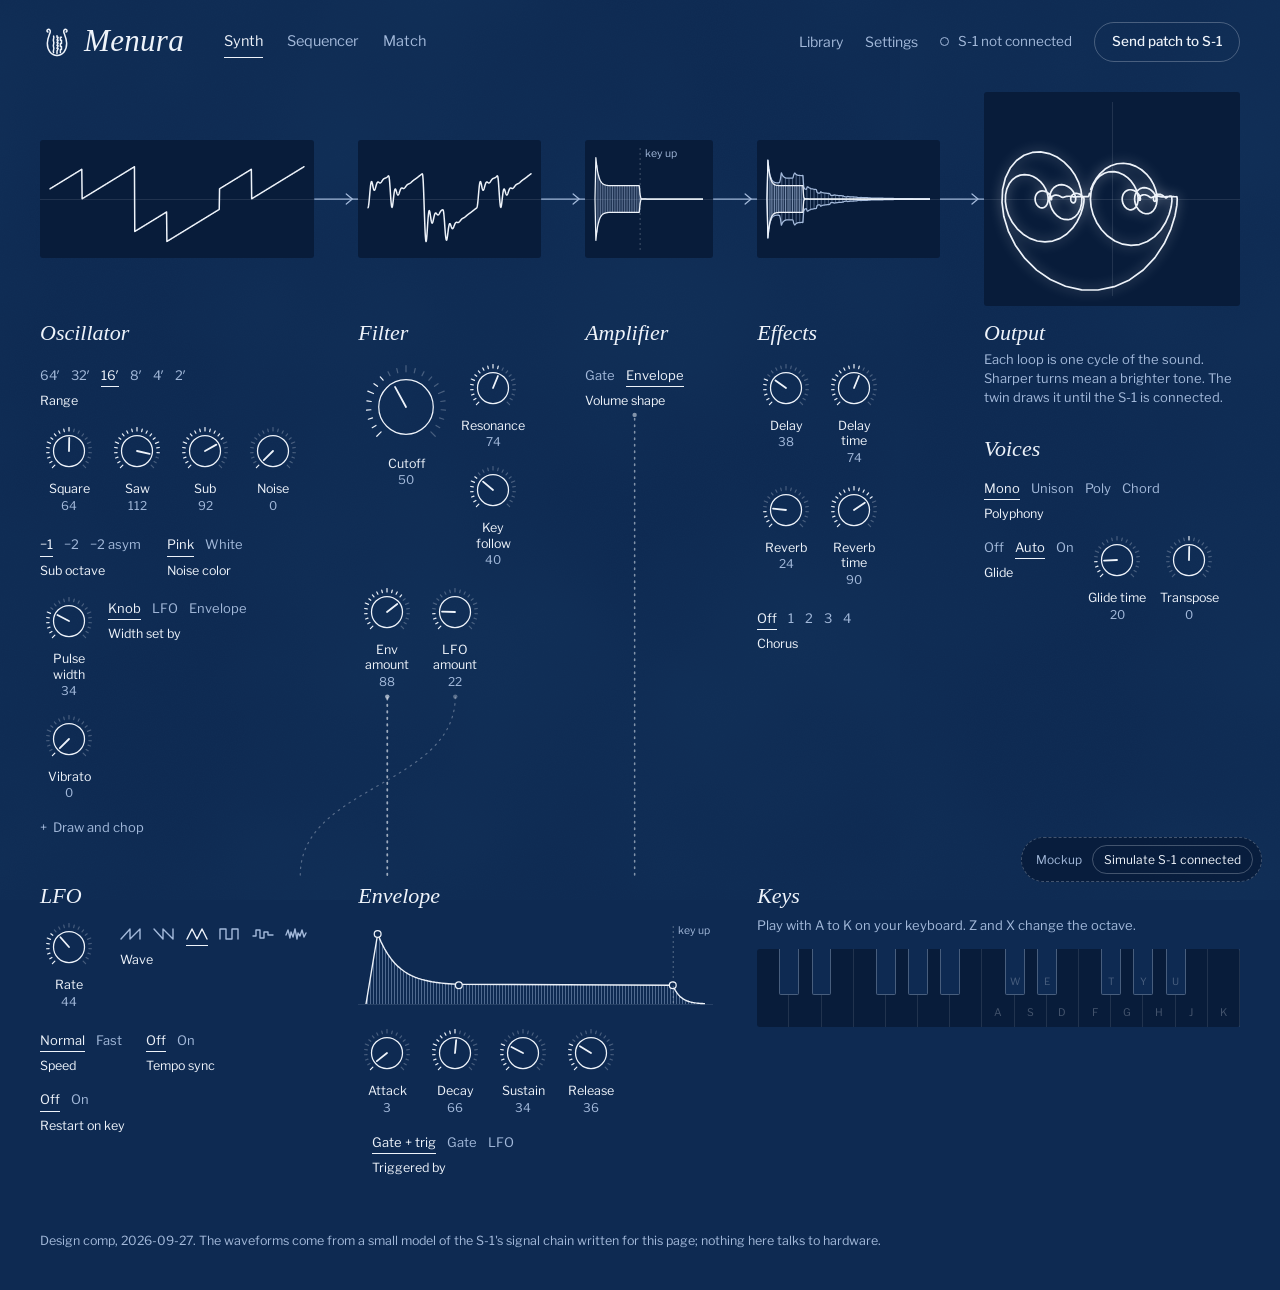
<file: docs/design/menura-comp.html>
<!doctype html>
<html lang="en">
<head>
<meta charset="utf-8">
<meta name="viewport" content="width=device-width, initial-scale=1">
<title>Menura</title>
<meta name="description" content="Design comp for Menura, the software twin of the Roland S-1. Cyanotype direction.">
<link rel="icon" href="data:image/svg+xml,%3Csvg xmlns='http://www.w3.org/2000/svg' viewBox='0 0 32 32'%3E%3Crect width='32' height='32' rx='6' fill='%230E2A52'/%3E%3Cg fill='none' stroke='%23EEF3FA' stroke-width='1.7' stroke-linecap='round' stroke-linejoin='round'%3E%3Cpath d='M16 28.6C10.6 28.6 6.8 23.8 6.9 17.2 7 12.4 8.9 9.2 9.6 6.8 10.1 5.1 8.9 3.7 7.5 4.2 6.3 4.6 6.2 6.2 7.4 6.6'/%3E%3Cpath d='M16 28.6C21.4 28.6 25.2 23.8 25.1 17.2 25 12.4 23.1 9.2 22.4 6.8 21.9 5.1 23.1 3.7 24.5 4.2 25.7 4.6 25.8 6.2 24.6 6.6'/%3E%3Cpath d='M12.8 26c-1-2 1-3.2 0-5.2s1-3.2 0-5.2 1-3.2 0-5.2'/%3E%3Cpath d='M16 26.8v-2.2l1.1-2.6H16l1.1-2.6H16l1.1-2.6H16l1.1-2.6H16l1.1-2.6H16v-1.6'/%3E%3Cpath d='M19.2 26v-2.9h1v-2.9h-1v-2.9h1v-2.9h-1v-2.9h1'/%3E%3C/g%3E%3C/svg%3E">
<link rel="preconnect" href="https://fonts.googleapis.com">
<link rel="preconnect" href="https://fonts.gstatic.com" crossorigin>
<link href="https://fonts.googleapis.com/css2?family=Libre+Franklin:ital,wght@0,300..700;1,300..700&family=Old+Standard+TT:ital,wght@0,400;0,700;1,400&display=swap" rel="stylesheet">
<style>
/* Menura design comp, cyanotype direction (2026-09-27).
   Rules: color means pitch; bronze means the hardware; everything else is ink on the field.
   Fonts are Google-hosted here for the comp only; the build vendors both (OFL). */
:root {
  --field: #0E2A52;       /* Prussian blue: the exposed paper */
  --deep: #081C3A;        /* wells, the keyboard bed */
  --lift: #13335F;        /* drawers, toasts */
  --ink: #EEF3FA;         /* paper white: lines and text */
  --ink-2: #A3B9DA;       /* faded print: secondary text */
  --ink-3: rgba(238, 243, 250, 0.26);
  --ink-4: rgba(238, 243, 250, 0.11);
  --bronze: #E6A94F;      /* the hardware's hand, and nothing else */
  --serif: "Old Standard TT", "Iowan Old Style", Palatino, Georgia, serif;
  --sans: "Libre Franklin", "Helvetica Neue", Helvetica, Arial, sans-serif;
  --gutter: 40px;
  --gap: 44px;
}
* { box-sizing: border-box; }
html, body { margin: 0; }
body {
  background: var(--field);
  color: var(--ink);
  font: 400 14px/1.45 var(--sans);
  -webkit-font-smoothing: antialiased;
  min-height: 100vh;
  transition: background-color 1200ms cubic-bezier(.2, .7, .2, 1);
}
html.developing body { background-color: #4271AC; transition: none; }
/* Sun-print mottling: uneven exposure plus paper tooth. Static, painted once. */
body::before {
  content: ""; position: fixed; inset: 0; pointer-events: none; z-index: 0;
  background-image:
    url("data:image/svg+xml;utf8,<svg xmlns='http://www.w3.org/2000/svg' width='900' height='900'><filter id='m'><feTurbulence type='fractalNoise' baseFrequency='.0035' numOctaves='3' seed='11' stitchTiles='stitch'/><feColorMatrix values='0 0 0 0 1  0 0 0 0 1  0 0 0 0 1  0 0 0 .9 -.28'/></filter><rect width='100%' height='100%' filter='url(%23m)'/></svg>"),
    url("data:image/svg+xml;utf8,<svg xmlns='http://www.w3.org/2000/svg' width='240' height='240'><filter id='g'><feTurbulence type='fractalNoise' baseFrequency='.85' numOctaves='2' seed='3' stitchTiles='stitch'/><feColorMatrix values='0 0 0 0 1  0 0 0 0 1  0 0 0 0 1  0 0 0 .5 -.18'/></filter><rect width='100%' height='100%' filter='url(%23g)'/></svg>");
  opacity: .16;
  mix-blend-mode: soft-light;
}
button { font: inherit; color: inherit; }
:focus-visible { outline: 1.5px dashed var(--ink); outline-offset: 3px; border-radius: 2px; }

/* ---------- header ---------- */
.top {
  position: relative; z-index: 2;
  display: flex; align-items: center; gap: 40px;
  max-width: 1480px; margin: 0 auto; padding: 22px var(--gutter) 0;
}
.brand { display: flex; align-items: center; gap: 10px; color: var(--ink); text-decoration: none; }
.mark { width: 34px; height: 34px; flex: none; }
.wordmark { font: italic 400 31px/1 var(--serif); letter-spacing: .01em; padding-bottom: 3px; }
.views { display: flex; gap: 24px; }
.views a {
  color: var(--ink-2); text-decoration: none; font-size: 14.5px;
  padding: 5px 0; border-bottom: 1.5px solid transparent;
}
.views a:hover { color: var(--ink); }
.views a[aria-current="page"] { color: var(--ink); border-bottom-color: var(--ink); }
.actions { margin-left: auto; display: flex; align-items: center; gap: 22px; }
.quiet {
  background: none; border: 0; padding: 5px 0; cursor: pointer;
  color: var(--ink-2); font-size: 14px;
}
.quiet:hover { color: var(--ink); }
.sync { display: inline-flex; align-items: center; gap: 9px; color: var(--ink-2); font-size: 13.5px; }
.sync .dot { width: 9px; height: 9px; border-radius: 50%; border: 1.5px solid var(--ink-2); }
.connected .sync { color: var(--ink); }
.connected .sync .dot { background: var(--bronze); border-color: var(--bronze); box-shadow: 0 0 0 4px rgba(230, 169, 79, .16); }
.send {
  background: transparent; cursor: pointer;
  border: 1.25px solid var(--ink-3); border-radius: 999px;
  padding: 9px 17px; font-size: 13.5px; font-weight: 500;
}
.send:hover { border-color: var(--ink); }

/* ---------- the plate ---------- */
.plate {
  position: relative; z-index: 1;
  max-width: 1480px; margin: 0 auto; padding: 30px var(--gutter) 56px;
}
.overlay { position: absolute; inset: 0; width: 100%; height: 100%; pointer-events: none; overflow: visible; }
.grid {
  position: relative;
  display: grid; grid-template-columns: minmax(0, 1.5fr) minmax(0, 1fr) minmax(0, .7fr) minmax(0, 1fr) minmax(0, 1.4fr);
  column-gap: var(--gap); row-gap: 46px; align-items: start;
}
#mod-lfo { grid-column: 1; grid-row: 2; }
#mod-env { grid-column: 2 / span 2; grid-row: 2; }
#keys { grid-column: 4 / span 2; grid-row: 2; }
.stage, .mod { position: relative; min-width: 0; }
canvas { max-width: 100%; }
.well-wrap { height: 214px; display: flex; align-items: center; }
.well { display: block; width: 100%; height: 118px; background: var(--deep); border-radius: 3px; position: relative; z-index: 1; }
.out .well { height: 214px; }
.caption { font: italic 400 22px/1.15 var(--serif); margin: 14px 0 0; }
.caption .note { display: block; margin-top: 5px; font: 400 13px/1.45 var(--sans); color: var(--ink-2); max-width: 40ch; }
.controls { margin-top: 18px; display: grid; gap: 18px; justify-items: start; }
.row { display: flex; flex-wrap: wrap; align-items: flex-start; gap: 14px 10px; }
.pair { display: grid; gap: 14px; }

/* knobs */
.knob { display: flex; flex-direction: column; align-items: center; width: 58px; text-align: center; user-select: none; -webkit-user-select: none; }
.knob.hero { width: 96px; }
.knob svg { display: block; overflow: visible; cursor: ns-resize; touch-action: none; }
.knob .tick { stroke: var(--ink-3); stroke-width: 1.2; vector-effect: non-scaling-stroke; stroke-linecap: round; }
.knob .tick.on { stroke: var(--ink); }
.knob .body { fill: none; stroke: var(--ink); stroke-width: 1.25; vector-effect: non-scaling-stroke; }
.knob .ptr { stroke: var(--ink); stroke-width: 1.8; vector-effect: non-scaling-stroke; stroke-linecap: round; }
.knob .trail { fill: none; stroke: var(--bronze); stroke-width: 2.2; vector-effect: non-scaling-stroke; stroke-linecap: round; opacity: 0; transition: opacity 1600ms ease; }
.knob.hw .trail { opacity: 1; transition: none; }
.knob.hw .ptr { stroke: var(--bronze); }
.k-label { margin-top: 5px; font-size: 12.5px; line-height: 1.25; }
.k-val { font-size: 12px; color: var(--ink-2); font-variant-numeric: tabular-nums; }

/* switches: a row of named options, the chosen one underlined */
.seg { display: flex; flex-direction: column; gap: 4px; }
.seg-opts { display: flex; gap: 11px; align-items: center; min-height: 26px; }
.seg-opts button {
  background: none; border: 0; cursor: pointer; padding: 3px 0 4px;
  color: var(--ink-2); font-size: 13px; border-bottom: 1.5px solid transparent; line-height: 1.1;
}
.seg-opts button:hover { color: var(--ink); }
.seg-opts button[aria-checked="true"] { color: var(--ink); border-bottom-color: var(--ink); }
.seg-opts svg { display: block; width: 22px; height: 14px; fill: none; stroke: currentColor; stroke-width: 1.4; stroke-linejoin: round; stroke-linecap: round; }
.seg .k-label { margin-top: 0; }

details.more { margin-top: -2px; }
details.more summary { cursor: pointer; color: var(--ink-2); font-size: 13px; list-style: none; }
details.more summary::-webkit-details-marker { display: none; }
details.more summary::before { content: "+"; display: inline-block; width: 1em; }
details.more[open] summary::before { content: "\2212"; }
details.more .row { margin-top: 12px; }

/* ---------- modulators + voices ---------- */
.mod h3 { font: italic 400 22px/1.15 var(--serif); margin: 0 0 14px; display: inline-block; }
.mod .note { font-size: 13px; color: var(--ink-2); margin: -8px 0 14px; }
#voices { margin-top: 30px; }
.adsr { display: block; width: 100%; height: 92px; margin-bottom: 14px; }

/* ---------- keyboard ---------- */
.keys-hint { color: var(--ink-2); font-size: 13px; margin: -6px 0 14px; }
.keyboard { position: relative; height: 78px; display: flex; background: var(--deep); border-radius: 3px; padding: 0; user-select: none; -webkit-user-select: none; touch-action: none; }
.wk { position: relative; flex: 1; border-right: 1px solid var(--ink-4); cursor: pointer; display: flex; align-items: flex-end; justify-content: center; padding-bottom: 7px; font-size: 10.5px; color: var(--ink-3); }
.wk:last-child { border-right: 0; }
.bk { position: absolute; top: 0; height: 46px; background: var(--field); border: 1px solid var(--ink-3); border-top: 0; border-radius: 0 0 2px 2px; cursor: pointer; z-index: 2; display: flex; align-items: flex-end; justify-content: center; padding-bottom: 5px; font-size: 10px; color: var(--ink-3); }
.wk.down, .bk.down { background: rgb(var(--pc)); color: var(--on-pc); box-shadow: inset 0 0 0 1.5px var(--ink); }

/* ---------- drawers, toast, comp controls ---------- */
.scrim { position: fixed; inset: 0; background: rgba(4, 14, 32, .5); opacity: 0; pointer-events: none; transition: opacity 220ms ease; z-index: 8; }
.drawer {
  position: fixed; top: 0; right: 0; height: 100%; width: min(420px, 100%); z-index: 9;
  background: var(--lift); border-left: 1px solid var(--ink-3);
  transform: translateX(100%); transition: transform 260ms cubic-bezier(.2, .7, .2, 1);
  padding: 28px 30px 40px; overflow-y: auto;
}
.drawer.open { transform: none; }
.drawer.open ~ .scrim, .scrim.on { opacity: 1; pointer-events: auto; }
.drawer h2 { font: italic 400 26px/1.1 var(--serif); margin: 0 0 20px; }
.drawer h3 { font: italic 400 19px/1.2 var(--serif); margin: 30px 0 12px; }
.drawer p { color: var(--ink-2); font-size: 13.5px; margin: 0 0 12px; max-width: 46ch; }
.drawer .close { position: absolute; top: 26px; right: 26px; }
.patches { list-style: none; margin: 0; padding: 0; }
.patches li button { background: none; border: 0; cursor: pointer; padding: 7px 0; font-size: 14.5px; color: var(--ink-2); text-align: left; width: 100%; border-bottom: 1px solid var(--ink-4); }
.patches li button:hover { color: var(--ink); }
.patches li button[aria-current="true"] { color: var(--ink); }
.patches li button[aria-current="true"]::after { content: "  in use"; color: var(--ink-2); font-size: 12px; }
.saverow { display: flex; gap: 10px; margin-top: 14px; }
.saverow input, .drawer select {
  background: var(--deep); color: var(--ink); border: 1px solid var(--ink-3); border-radius: 3px;
  padding: 8px 10px; font: 400 14px var(--sans);
}
.saverow input { flex: 1; min-width: 0; }
.steps { margin: 0 0 16px; padding-left: 1.3em; color: var(--ink-2); font-size: 13.5px; }
.steps li { margin-bottom: 7px; padding-left: 4px; }
.steps li::marker { font: italic 400 15px var(--serif); color: var(--ink); }
.slotrow { display: flex; gap: 12px; align-items: center; margin-bottom: 14px; color: var(--ink-2); font-size: 13px; }
.linkish { background: none; border: 0; padding: 0; cursor: pointer; color: var(--ink); text-decoration: underline; text-underline-offset: 3px; text-decoration-thickness: 1px; font-size: 13.5px; }
.toast {
  position: fixed; left: 50%; bottom: 28px; transform: translate(-50%, 12px); z-index: 10;
  background: var(--lift); border: 1px solid var(--ink-3); border-radius: 999px;
  padding: 10px 18px; font-size: 13.5px; opacity: 0; pointer-events: none;
  transition: opacity 200ms ease, transform 200ms ease; max-width: calc(100% - 32px);
}
.toast.on { opacity: 1; transform: translate(-50%, 0); }
.comp {
  position: fixed; right: 18px; bottom: 18px; z-index: 7;
  display: flex; align-items: center; gap: 10px;
  border: 1px dashed var(--ink-3); border-radius: 999px; padding: 7px 8px 7px 14px;
  background: rgba(8, 28, 58, .85); font-size: 12px; color: var(--ink-2);
}
.comp button { background: none; border: 1px solid var(--ink-3); border-radius: 999px; padding: 5px 11px; cursor: pointer; font-size: 12px; color: var(--ink); }
.foot { max-width: 1480px; margin: 0 auto; padding: 0 var(--gutter) 40px; color: var(--ink-2); font-size: 12.5px; position: relative; z-index: 1; }

/* ---------- smaller screens: the chain stacks, the line steps aside ---------- */
@media (max-width: 1180px) {
  .grid { grid-template-columns: minmax(0, 1fr) minmax(0, 1fr); row-gap: 36px; }
  .stage.out { grid-column: 1 / -1; order: -1; }
  #mod-lfo, #mod-env, #keys { grid-row: auto; grid-column: auto; }
  #keys { grid-column: 1 / -1; }
  .overlay { display: none; }
  .well-wrap { height: auto; }
}
@media (max-width: 640px) {
  :root { --gutter: 16px; --gap: 20px; }
  .top { flex-wrap: wrap; gap: 12px 18px; padding-top: 16px; }
  .views { order: 3; width: 100%; }
  .actions { order: 4; margin-left: 0; width: 100%; flex-wrap: wrap; gap: 10px 18px; }
  .grid { grid-template-columns: minmax(0, 1fr); }
  .keyboard { overflow-x: auto; }
  .comp { left: 16px; right: 16px; justify-content: space-between; }
}
@media (prefers-reduced-motion: reduce) {
  *, *::before, *::after { transition: none !important; animation: none !important; }
}
</style>
</head>
<body>
<header class="top" id="top">
  <a class="brand" href="#" aria-label="Menura home">
    <!-- The mark: the lyrebird's tail in display, read as a lyre whose strings are the S-1's waves (sine, saw, square). -->
    <svg class="mark" viewBox="0 0 32 32" fill="none" stroke="currentColor" stroke-width="1.4" stroke-linecap="round" stroke-linejoin="round" aria-hidden="true">
      <path d="M16 28.6C10.6 28.6 6.8 23.8 6.9 17.2 7 12.4 8.9 9.2 9.6 6.8 10.1 5.1 8.9 3.7 7.5 4.2 6.3 4.6 6.2 6.2 7.4 6.6"/>
      <path d="M16 28.6C21.4 28.6 25.2 23.8 25.1 17.2 25 12.4 23.1 9.2 22.4 6.8 21.9 5.1 23.1 3.7 24.5 4.2 25.7 4.6 25.8 6.2 24.6 6.6"/>
      <path d="M12.8 26c-1-2 1-3.2 0-5.2s1-3.2 0-5.2 1-3.2 0-5.2"/>
      <path d="M16 26.8v-2.2l1.1-2.6H16l1.1-2.6H16l1.1-2.6H16l1.1-2.6H16l1.1-2.6H16v-1.6"/>
      <path d="M19.2 26v-2.9h1v-2.9h-1v-2.9h1v-2.9h-1v-2.9h1"/>
    </svg>
    <span class="wordmark">Menura</span>
  </a>
  <nav class="views" aria-label="Views">
    <a href="#" aria-current="page">Synth</a>
    <a href="#">Sequencer</a>
    <a href="#">Match</a>
  </nav>
  <div class="actions">
    <button class="quiet" data-open="library">Library</button>
    <button class="quiet" data-open="settings">Settings</button>
    <span class="sync" id="sync" role="status"><i class="dot" aria-hidden="true"></i><span id="sync-text">S-1 not connected</span></span>
    <button class="send" id="send">Send patch to S-1</button>
  </div>
</header>

<main class="plate" id="plate">
  <svg class="overlay" id="overlay" aria-hidden="true"></svg>

  <section class="grid" id="grid" aria-label="The synth, in signal order">
    <div class="stage" id="st-osc">
      <div class="well-wrap"><canvas class="well" id="w-osc" aria-label="Oscillator waveform"></canvas></div>
      <h2 class="caption">Oscillator</h2>
      <div class="controls">
        <div class="s" data-cc="14" data-label="Range" data-opts="64′,32′,16′,8′,4′,2′"></div>
        <div class="row">
          <div class="k" data-cc="19" data-label="Square"></div>
          <div class="k" data-cc="20" data-label="Saw"></div>
          <div class="k" data-cc="21" data-label="Sub"></div>
          <div class="k" data-cc="23" data-label="Noise"></div>
        </div>
        <div class="row" style="gap:14px 26px">
          <div class="s" data-cc="22" data-label="Sub octave" data-opts="−1,−2,−2 asym" data-values="2,1,0"></div>
          <div class="s" data-cc="78" data-label="Noise color" data-opts="Pink,White"></div>
        </div>
        <div class="row">
          <div class="k" data-cc="15" data-label="Pulse width"></div>
          <div class="s" data-cc="16" data-label="Width set by" data-opts="Knob,LFO,Envelope" data-values="1,2,0"></div>
          <div class="k" data-cc="13" data-label="Vibrato"></div>
        </div>
        <details class="more">
          <summary>Draw and chop</summary>
          <div class="row">
            <div class="s" data-cc="107" data-label="Draw" data-opts="Off,Step,Slope"></div>
          </div>
          <div class="row">
            <div class="k" data-cc="102" data-label="Multiply"></div>
            <div class="k" data-cc="103" data-label="Overtone"></div>
            <div class="k" data-cc="104" data-label="Comb"></div>
          </div>
        </details>
      </div>
    </div>

    <div class="stage" id="st-flt">
      <div class="well-wrap"><canvas class="well" id="w-flt" aria-label="Waveform after the filter"></canvas></div>
      <h2 class="caption">Filter</h2>
      <div class="controls">
        <div class="row">
          <div class="k" data-cc="74" data-label="Cutoff" data-size="88"></div>
          <div class="pair">
            <div class="k" data-cc="71" data-label="Resonance"></div>
            <div class="k" data-cc="26" data-label="Key follow"></div>
          </div>
        </div>
        <div class="row">
          <div class="k" data-cc="24" data-label="Env amount"></div>
          <div class="k" data-cc="25" data-label="LFO amount"></div>
        </div>
      </div>
    </div>

    <div class="stage" id="st-amp">
      <div class="well-wrap"><canvas class="well" id="w-amp" aria-label="Volume over one note"></canvas></div>
      <h2 class="caption">Amplifier</h2>
      <div class="controls">
        <div class="s" data-cc="28" data-label="Volume shape" data-opts="Gate,Envelope"></div>
      </div>
    </div>

    <div class="stage" id="st-fx">
      <div class="well-wrap"><canvas class="well" id="w-fx" aria-label="Note with delay and reverb"></canvas></div>
      <h2 class="caption">Effects</h2>
      <div class="controls">
        <div class="row">
          <div class="k" data-cc="92" data-label="Delay"></div>
          <div class="k" data-cc="90" data-label="Delay time"></div>
        </div>
        <div class="row">
          <div class="k" data-cc="91" data-label="Reverb"></div>
          <div class="k" data-cc="89" data-label="Reverb time"></div>
        </div>
        <div class="s" data-cc="93" data-label="Chorus" data-opts="Off,1,2,3,4"></div>
      </div>
    </div>

    <div class="stage out" id="st-out">
      <div class="well-wrap"><canvas class="well" id="w-out" aria-label="Output, drawn as a plume"></canvas></div>
      <h2 class="caption">Output<span class="note" id="out-note"></span></h2>
      <div class="mod" id="voices">
        <h3>Voices</h3>
        <div class="row" style="gap:14px 24px">
          <div class="s" data-cc="80" data-label="Polyphony" data-opts="Mono,Unison,Poly,Chord"></div>
        </div>
        <div class="row" style="gap:14px 14px; margin-top:14px">
          <div class="s" data-cc="31" data-label="Glide" data-opts="Off,Auto,On"></div>
          <div class="k" data-cc="5" data-label="Glide time"></div>
          <div class="k" data-cc="77" data-label="Transpose" data-bipolar></div>
        </div>
      </div>
    </div>

    <div class="mod" id="mod-lfo">
      <h3 id="h-lfo">LFO</h3>
      <div class="controls" style="margin-top:0">
        <div class="row" style="gap:14px 22px">
          <div class="k" data-cc="3" data-label="Rate"></div>
          <div class="s" data-cc="12" data-label="Wave" data-glyphs="saw,isaw,tri,sq,rnd,noise" data-opts="Saw,Inverse saw,Triangle,Square,Random,Noise"></div>
        </div>
        <div class="row" style="gap:14px 24px">
          <div class="s" data-cc="79" data-label="Speed" data-opts="Normal,Fast"></div>
          <div class="s" data-cc="106" data-label="Tempo sync" data-opts="Off,On"></div>
          <div class="s" data-cc="105" data-label="Restart on key" data-opts="Off,On"></div>
        </div>
      </div>
    </div>

    <div class="mod" id="mod-env">
      <h3 id="h-env">Envelope</h3>
      <canvas class="adsr" id="adsr" aria-label="Envelope shape"></canvas>
      <div class="row">
        <div class="k" data-cc="73" data-label="Attack"></div>
        <div class="k" data-cc="75" data-label="Decay"></div>
        <div class="k" data-cc="30" data-label="Sustain"></div>
        <div class="k" data-cc="72" data-label="Release"></div>
        <div class="s" data-cc="29" data-label="Triggered by" data-opts="Gate + trig,Gate,LFO" data-values="2,1,0" style="margin-left:14px"></div>
      </div>
    </div>

    <div class="mod" id="keys" aria-label="Keyboard">
      <h3>Keys</h3>
      <p class="keys-hint" id="keys-hint">Play with A to K on your keyboard. Z and X change the octave.</p>
      <div class="keyboard" id="kbd"></div>
    </div>
  </section>

</main>

<p class="foot">Design comp, 2026-09-27. The waveforms come from a small model of the S-1's signal chain written for this page; nothing here talks to hardware.</p>

<aside class="drawer" id="drawer-library" aria-label="Library" aria-hidden="true">
  <button class="quiet close" data-close>Close</button>
  <h2>Library</h2>
  <h3 style="margin-top:0">Patches</h3>
  <ul class="patches">
    <li><button aria-current="true">Round bass</button></li>
    <li><button>Glass lead</button></li>
    <li><button>Sub drone</button></li>
    <li><button>Init</button></li>
  </ul>
  <div class="saverow"><input aria-label="Patch name" placeholder="Name this patch"><button class="send">Save patch</button></div>
  <h3>Save to the S-1</h3>
  <p>The S-1 takes patterns over USB disk mode. Menura writes the file; the S-1 needs your hands for the rest.</p>
  <ol class="steps">
    <li>Power the S-1 off. Hold Play while you power it on.</li>
    <li>Wait one to two minutes for a drive named S-1 to appear.</li>
    <li>Pick a bank and slot below, then write the pattern.</li>
    <li>Press Hold on the S-1, wait for dOnE, then power-cycle it.</li>
  </ol>
  <div class="slotrow">
    <label>Bank <select><option>1</option><option>2</option><option>3</option><option>4</option></select></label>
    <label>Slot <select><option>1</option><option>2</option><option>3</option><option>4</option><option>5</option><option>6</option><option>7</option><option>8</option></select></label>
  </div>
  <div class="saverow" style="align-items:center; gap:18px"><button class="send" id="write">Write to S-1</button><button class="linkish">Download the .prm file</button></div>
  <h3>Load from the S-1</h3>
  <p>No drive named S-1 is mounted. Put the S-1 in disk mode to list its saved patterns here.</p>
</aside>

<aside class="drawer" id="drawer-settings" aria-label="Settings" aria-hidden="true">
  <button class="quiet close" data-close>Close</button>
  <h2>Settings</h2>
  <h3 style="margin-top:0">Tuning</h3>
  <div class="row">
    <div class="k" data-cc="76" data-label="Fine tune" data-bipolar></div>
  </div>
  <h3>Wheels and bend</h3>
  <div class="row">
    <div class="k" data-cc="17" data-label="Mod wheel to LFO"></div>
    <div class="k" data-cc="18" data-label="Bend to pitch"></div>
    <div class="k" data-cc="27" data-label="Bend to cutoff"></div>
  </div>
  <h3>Chord voices</h3>
  <p>In Chord mode, each extra voice plays at its own offset from the key you press.</p>
  <div class="row">
    <div class="k" data-cc="85" data-label="Voice 2" data-bipolar></div>
    <div class="k" data-cc="86" data-label="Voice 3" data-bipolar></div>
    <div class="k" data-cc="87" data-label="Voice 4" data-bipolar></div>
  </div>
  <h3>MIDI</h3>
  <div class="row">
    <div class="k" data-cc="1" data-label="Mod wheel"></div>
    <div class="k" data-cc="10" data-label="Pan" data-bipolar></div>
    <div class="k" data-cc="11" data-label="Expression"></div>
    <div class="s" data-cc="64" data-label="Damper" data-opts="Off,On" data-values="0,127"></div>
  </div>
</aside>
<div class="scrim" id="scrim"></div>

<div class="toast" id="toast" role="status" aria-live="polite"></div>
<div class="comp" aria-label="Mockup controls">Mockup<button id="sim">Simulate S-1 connected</button></div>

<script>
"use strict";
// ---------------------------------------------------------------------------
// Parameters: a faithful subset of synth/data/s1.json (cc: [min, max, default]).
// The starting patch is a made-up "Round bass" so every stage has something to show.
// ---------------------------------------------------------------------------
const RANGE = {
  3: [0, 127, 60], 12: [0, 5, 2], 79: [0, 1, 0], 106: [0, 1, 0], 105: [0, 1, 0],
  14: [0, 5, 2], 13: [0, 127, 0], 19: [0, 127, 127], 20: [0, 127, 0], 21: [0, 127, 0],
  23: [0, 127, 0], 15: [0, 127, 0], 16: [0, 2, 2], 76: [0, 127, 64], 22: [0, 2, 2],
  78: [0, 1, 0], 107: [0, 2, 0], 102: [3, 127, 3], 103: [0, 127, 50], 104: [3, 127, 3],
  74: [0, 127, 127], 71: [0, 127, 0], 25: [0, 127, 0], 24: [0, 127, 0], 26: [0, 127, 0],
  28: [0, 1, 1], 73: [0, 127, 0], 75: [0, 127, 42], 30: [0, 127, 25], 72: [0, 127, 21],
  29: [0, 2, 2], 92: [0, 127, 0], 90: [0, 127, 87], 91: [0, 127, 0], 89: [0, 127, 100],
  93: [0, 4, 0], 80: [0, 3, 2], 31: [0, 2, 0], 5: [0, 127, 15], 77: [0, 127, 64],
  17: [0, 127, 15], 18: [0, 127, 20], 27: [0, 127, 0], 85: [0, 127, 64], 86: [0, 127, 64],
  87: [0, 127, 64], 1: [0, 127, 0], 10: [0, 127, 64], 11: [0, 127, 127], 64: [0, 127, 0],
};
const P = {};
for (const cc in RANGE) P[cc] = RANGE[cc][2];
Object.assign(P, {   // "Round bass"
  3: 44, 13: 0, 19: 64, 20: 112, 21: 92, 23: 0, 15: 34, 16: 1, 22: 2,
  74: 50, 71: 74, 25: 22, 24: 88, 26: 40, 28: 1,
  73: 3, 75: 66, 30: 34, 72: 36, 29: 2,
  92: 38, 90: 74, 91: 24, 89: 90, 80: 0, 31: 1, 5: 20,
});

// ---------------------------------------------------------------------------
// Tyler's pitch colors. Vendored from hq/music/music/web/static/colors.js (the authority).
// ---------------------------------------------------------------------------
const BASE = { A: [235, 92, 92], B: [181, 141, 102], C: [236, 236, 238], D: [178, 192, 216], E: [57, 255, 20], F: [168, 24, 30], G: [36, 66, 168] };
const PC_LETTER = [["C", 0], ["C", 1], ["D", 0], ["D", 1], ["E", 0], ["F", 0], ["F", 1], ["G", 0], ["G", 1], ["A", 0], ["A", 1], ["B", 0]];
const PC_NAMES = ["C", "C♯", "D", "D♯", "E", "F", "F♯", "G", "G♯", "A", "A♯", "B"];
function rgbOf(pc) {
  const [letter, sharp] = PC_LETTER[((pc % 12) + 12) % 12];
  let [r, g, b] = BASE[letter];
  if (sharp) { r = Math.round(r + (255 - r) * .35); g = Math.round(g + (255 - g) * .35); b = Math.round(b + (255 - b) * .35); }
  return [r, g, b];
}
const lum = ([r, g, b]) => (0.2126 * r + 0.7152 * g + 0.0722 * b) / 255;

// ---------------------------------------------------------------------------
// A small model of the S-1 chain, for drawing only: mixed oscillator -> 4-pole ladder
// -> envelope -> delay and reverb. It stands in for the real twin (synth/match/twin.py).
// ---------------------------------------------------------------------------
function mulberry32(a) { return function () { a |= 0; a = a + 0x6D2B79F5 | 0; let t = Math.imul(a ^ a >>> 15, 1 | a); t = t + Math.imul(t ^ t >>> 7, 61 | t) ^ t; return ((t ^ t >>> 14) >>> 0) / 4294967296; }; }
const secs = (cc) => 0.002 * Math.pow(2500, P[cc] / 127);          // 2 ms .. 5 s
const noteHz = (n) => 440 * Math.pow(2, (n - 69) / 12);
function envAt(t, gateOff) {
  const A = secs(73), D = secs(75), S = P[30] / 127, R = secs(72);
  const held = (tt) => tt < A ? tt / A : S + (1 - S) * Math.exp(-(tt - A) / (D / 3.2));
  if (gateOff == null || t < gateOff) return held(t);
  return held(gateOff) * Math.exp(-(t - gateOff) / (R / 3.2));
}
function ampAt(t, gateOff) {
  if (P[28] === 1) return envAt(t, gateOff);
  if (gateOff != null && t >= gateOff) return Math.max(0, 1 - (t - gateOff) / 0.006);
  return Math.min(1, t / 0.004);
}
function voice({ f0, envLevel = null, lfo = 0, real = false, cycles = 3 }) {
  const spc = 256, warm = 12, n = (warm + cycles) * spc, dt = 1 / (f0 * spc);
  const osc = new Float32Array(n), flt = new Float32Array(n);
  const Lsq = P[19] / 127, Lsaw = P[20] / 127, Lsub = P[21] / 127, Ln = P[23] / 127;
  const norm = Math.max(1, (Lsq + Lsaw + Lsub + Ln) * .85);
  const pw = .5 - .46 * (P[15] / 127);
  const subDiv = P[22] === 2 ? 2 : 4, subDuty = P[22] === 0 ? .25 : .5;
  const lvl = envLevel == null ? (P[28] === 1 ? P[30] / 127 : 1) : envLevel;
  let fc = 20 * Math.pow(1000, P[74] / 127);
  fc *= Math.pow(2, (P[24] / 127) * 6 * lvl);
  fc *= Math.pow(f0 / 110, (P[26] / 127) * .9);
  fc *= Math.pow(2, (P[25] / 127) * 2.5 * lfo);
  let g = Math.min(.995, 1 - Math.exp(-2 * Math.PI * fc * dt));
  let k = 3.9 * (P[71] / 127);
  if (real) { g *= .93; k *= 1.05; }
  const rnd = mulberry32(real ? 29 : 7);
  let pink = 0, s1 = 0, s2 = 0, s3 = 0, s4 = 0;
  const ph0 = real ? .012 : 0;
  for (let i = 0; i < n; i++) {
    const ph = i / spc + ph0, p1 = ph % 1;
    const sq = p1 < pw ? 1 : -1, saw = 2 * p1 - 1;
    const sub = ((ph / subDiv) % 1) < subDuty ? 1 : -1;
    const white = rnd() * 2 - 1;
    pink = .96 * pink + .04 * white * 3;
    const noise = P[78] === 0 ? pink : white;
    let x = (sq * Lsq + saw * Lsaw + sub * Lsub + noise * Ln) / norm;
    if (real) x += (rnd() - .5) * .02;
    osc[i] = x;
    const u = Math.tanh(x - k * s4);
    s1 += g * (u - s1); s2 += g * (s1 - s2); s3 += g * (s2 - s3); s4 += g * (s3 - s4);
    flt[i] = s4 * (1 + k * .45);
  }
  return { osc: osc.subarray(warm * spc), flt: flt.subarray(warm * spc), spc };
}

// ---------------------------------------------------------------------------
// Drawing. Ink by default; a held note lends its pitch color as a halo; bronze is the S-1.
// ---------------------------------------------------------------------------
const INK = "#EEF3FA", INK2 = "#A3B9DA", BRONZE = "#E6A94F";
const INK3 = "rgba(238,243,250,.26)", INK4 = "rgba(238,243,250,.11)";
const rgba = (rgb, a) => `rgba(${rgb[0]},${rgb[1]},${rgb[2]},${a})`;
function fit(canvas) {
  const dpr = window.devicePixelRatio || 1, w = canvas.clientWidth, h = canvas.clientHeight;
  if (canvas.width !== Math.round(w * dpr) || canvas.height !== Math.round(h * dpr)) { canvas.width = Math.round(w * dpr); canvas.height = Math.round(h * dpr); }
  const ctx = canvas.getContext("2d");
  ctx.setTransform(dpr, 0, 0, dpr, 0, 0);
  ctx.clearRect(0, 0, w, h);
  return [ctx, w, h];
}
function axis(ctx, w, h) {
  ctx.strokeStyle = INK4; ctx.lineWidth = 1; ctx.setLineDash([]);
  ctx.beginPath(); ctx.moveTo(0, h / 2 + .5); ctx.lineTo(w, h / 2 + .5); ctx.stroke();
}
function stroke(ctx, pts, { color = INK, width = 1.5, glow = 0, dash = null, halo = null, reveal = 1, w = 0, h = 0 } = {}) {
  ctx.save();
  ctx.beginPath(); ctx.rect(0, 0, w * reveal, h); ctx.clip();
  ctx.lineJoin = "round"; ctx.lineCap = "round";
  const path = () => { ctx.beginPath(); pts.forEach(([x, y], i) => i ? ctx.lineTo(x, y) : ctx.moveTo(x, y)); };
  if (halo) {   // the held note's color, under the line
    ctx.strokeStyle = rgba(halo, .5); ctx.lineWidth = width + 5; ctx.shadowColor = rgba(halo, .9); ctx.shadowBlur = 16;
    path(); ctx.stroke(); ctx.shadowBlur = 0;
  }
  ctx.strokeStyle = color; ctx.lineWidth = width;
  if (dash) ctx.setLineDash(dash);
  if (glow) { ctx.shadowColor = color === INK ? "rgba(238,243,250,.55)" : "rgba(230,169,79,.6)"; ctx.shadowBlur = glow; }
  path(); ctx.stroke();
  ctx.restore();
}
function wavePts(w, h, data, len, gain, floor = 1e-6) {
  let peak = floor; for (let i = 0; i < len; i++) peak = Math.max(peak, Math.abs(data[i]));
  const sc = (h * gain) / peak, pad = 10, pts = [];
  for (let i = 0; i < len; i++) pts.push([pad + (i / (len - 1)) * (w - pad * 2), h / 2 - data[i] * sc]);
  return pts;
}
function plumePts(w, h, data, spc, level) {
  // The output as a phase portrait: x = the signal, y = how fast it moves. One loop = one cycle.
  const n = spc * 2, xs = new Float32Array(n), ys = new Float32Array(n);
  let px = 1e-6, py = 1e-6;
  for (let i = 1; i < n + 1; i++) {
    xs[i - 1] = data[i]; ys[i - 1] = (data[i + 1] - data[i - 1]) * spc / (4 * Math.PI);
    px = Math.max(px, Math.abs(xs[i - 1])); py = Math.max(py, Math.abs(ys[i - 1]));
  }
  const rx = (w / 2 - 18) * level, ry = (h / 2 - 16) * level, pts = [];
  for (let i = 0; i < n; i++) pts.push([w / 2 + (xs[i] / px) * rx, h / 2 - (ys[i] / py) * ry]);
  return pts;
}
function hatchShape(ctx, w, h, top, { step = 2, color = INK2, alpha = .55, edge = INK, reveal = 1 } = {}) {
  const cy = h / 2, amp = h * .42, n = top.length, pad = 10;
  const X = (i) => pad + (i / (n - 1)) * (w - pad * 2);
  ctx.save();
  ctx.beginPath(); ctx.rect(0, 0, w * reveal, h); ctx.clip();
  ctx.strokeStyle = color; ctx.globalAlpha = alpha; ctx.lineWidth = 1;
  ctx.beginPath();
  for (let i = 0; i < n; i += step) { const a = top[i] * amp; if (a < .6) continue; ctx.moveTo(X(i) + .5, cy - a); ctx.lineTo(X(i) + .5, cy + a); }
  ctx.stroke();
  ctx.globalAlpha = 1; ctx.strokeStyle = edge; ctx.lineWidth = 1.25; ctx.lineJoin = "round";
  for (const sgn of [-1, 1]) {
    ctx.beginPath();
    for (let i = 0; i < n; i++) { const x = X(i), y = cy + sgn * top[i] * amp; i ? ctx.lineTo(x, y) : ctx.moveTo(x, y); }
    ctx.stroke();
  }
  ctx.restore();
}
function playhead(ctx, w, h, frac) {
  const x = 10 + frac * (w - 20);
  ctx.save(); ctx.strokeStyle = INK; ctx.lineWidth = 1.25; ctx.beginPath(); ctx.moveTo(x + .5, 6); ctx.lineTo(x + .5, h - 6); ctx.stroke(); ctx.restore();
}
function keyUpMark(ctx, w, h, frac, label = "key up") {
  const gx = 10 + frac * (w - 20);
  ctx.save(); ctx.strokeStyle = INK3; ctx.setLineDash([2, 3]); ctx.beginPath(); ctx.moveTo(gx + .5, 8); ctx.lineTo(gx + .5, h - 8); ctx.stroke(); ctx.restore();
  ctx.fillStyle = INK2; ctx.font = "400 10.5px 'Libre Franklin', sans-serif"; ctx.fillText(label, gx + 5, 17);
}

const W = {};
["osc", "flt", "amp", "fx", "out"].forEach((id) => W[id] = document.getElementById("w-" + id));
const adsrCanvas = document.getElementById("adsr");

let held = null;         // { note, t0 } while a key is down
let released = null;     // { note, t0, off } after key up, while the tail rings
let connected = false;
let revealT0 = null;     // page-load exposure
const AMP_T = 1.5, FX_T = 2.8, GATE = .62;

function stageReveal(i, now) {
  if (revealT0 == null) return 1;
  return Math.max(0, Math.min(1, (now - revealT0 - 250 - i * 110) / 520));
}

function draw(now = performance.now()) {
  const playing = held || released;
  const note = playing ? playing.note : 45;                          // A2 when idle
  const f0 = noteHz(note) * Math.pow(2, P[14] - 3);                  // 8′ = concert pitch
  let tNote = null, gateOff = null;
  if (held) tNote = (now - held.t0) / 1000;
  if (released) { tNote = (now - released.t0) / 1000; gateOff = released.off; }
  const envLevel = tNote == null ? null : envAt(tNote, gateOff);
  const lfoHz = .08 * Math.pow(300, P[3] / 127) * (P[79] ? 8 : 1);
  const lfo = playing ? Math.sin(2 * Math.PI * lfoHz * (now / 1000)) : 0;
  const halo = playing ? rgbOf(note % 12) : null;
  const tint = halo ? rgba(halo, .9) : INK2;

  const v = voice({ f0, envLevel, lfo });
  const spc = v.spc;

  { const [ctx, w, h] = fit(W.osc); axis(ctx, w, h);
    stroke(ctx, wavePts(w, h, v.osc, 3 * spc, .36), { halo, reveal: stageReveal(0, now), w, h }); }
  { const [ctx, w, h] = fit(W.flt); axis(ctx, w, h);
    stroke(ctx, wavePts(w, h, v.flt, 3 * spc, .36, .35), { halo, reveal: stageReveal(1, now), w, h }); }
  { const [ctx, w, h] = fit(W.amp); axis(ctx, w, h);
    const cols = Math.max(2, Math.floor(w)), top = new Float32Array(cols);
    for (let i = 0; i < cols; i++) top[i] = ampAt((i / (cols - 1)) * AMP_T, GATE);
    hatchShape(ctx, w, h, top, { color: tint, reveal: stageReveal(2, now) });
    keyUpMark(ctx, w, h, GATE / AMP_T);
    if (tNote != null && tNote < AMP_T) playhead(ctx, w, h, tNote / AMP_T); }
  { const [ctx, w, h] = fit(W.fx); axis(ctx, w, h);
    const cols = Math.max(2, Math.floor(w)), dry = new Float32Array(cols), wet = new Float32Array(cols);
    const DT = .03 * Math.pow(33, P[90] / 127), DL = P[92] / 127, fb = .5;
    const RL = P[91] / 127, RT = .3 * Math.pow(20, P[89] / 127);
    const dtc = FX_T / (cols - 1), decay = Math.exp(-dtc / (RT / 4));
    let rv = 0;
    for (let i = 0; i < cols; i++) {
      const t = i * dtc, d = ampAt(t, GATE);
      let e = 0; for (let r = 1; r <= 8; r++) { const tr = t - r * DT; if (tr >= 0) e += DL * Math.pow(fb, r - 1) * ampAt(tr, GATE); }
      rv = rv * decay + d * (1 - decay) * 6;
      dry[i] = d; wet[i] = Math.min(1, d + e * .85 + rv * RL * .5);
    }
    hatchShape(ctx, w, h, wet, { step: 4, alpha: .45, color: tint, edge: INK2, reveal: stageReveal(3, now) });
    hatchShape(ctx, w, h, dry, { step: 2, alpha: .6, color: tint, edge: INK, reveal: stageReveal(3, now) });
    if (tNote != null && tNote < FX_T) playhead(ctx, w, h, tNote / FX_T); }
  { const [ctx, w, h] = fit(W.out);
    const r = stageReveal(4, now);
    const level = playing ? .3 + .7 * Math.sqrt(Math.max(0, ampAt(tNote, gateOff))) : 1;
    // faint crosshair: the plume's resting point
    ctx.strokeStyle = INK4; ctx.lineWidth = 1; ctx.beginPath(); ctx.moveTo(0, h / 2 + .5); ctx.lineTo(w, h / 2 + .5); ctx.moveTo(w / 2 + .5, 10); ctx.lineTo(w / 2 + .5, h - 10); ctx.stroke();
    if (connected) {
      const vr = voice({ f0, envLevel, lfo, real: true });
      stroke(ctx, plumePts(w, h, vr.flt, spc, level), { color: BRONZE, width: 1.7, glow: 10, halo, reveal: r, w, h });
      stroke(ctx, plumePts(w, h, v.flt, spc, level), { color: INK, width: 1.2, dash: [1.5, 4], reveal: r, w, h });
    } else {
      stroke(ctx, plumePts(w, h, v.flt, spc, level), { color: INK, width: 1.7, glow: 12, halo, reveal: r, w, h });
    } }
  drawADSR();
}
function drawADSR() {
  const [ctx, w, h] = fit(adsrCanvas);
  const A = Math.sqrt(secs(73)), D = Math.sqrt(secs(75)), R = Math.sqrt(secs(72)), S = P[30] / 127;
  const sus = .9, total = A + D + sus + R, pad = 8, usable = w - pad * 2;
  const X = (u) => pad + (u / total) * usable, Y = (lv) => h - 10 - lv * (h - 22);
  const pts = [[X(0), Y(0)], [X(A), Y(1)], [X(A + D), Y(S)], [X(A + D + sus), Y(S)], [X(total), Y(0)]];
  ctx.strokeStyle = INK4; ctx.lineWidth = 1; ctx.beginPath(); ctx.moveTo(0, Y(0) + .5); ctx.lineTo(w, Y(0) + .5); ctx.stroke();
  const curve = () => {
    ctx.lineTo(pts[1][0], pts[1][1]);
    for (let i = 1; i <= 24; i++) { const u = i / 24, x = pts[1][0] + u * (pts[2][0] - pts[1][0]); ctx.lineTo(x, Y(S + (1 - S) * Math.exp(-u * 4))); }
    ctx.lineTo(pts[3][0], pts[3][1]);
    for (let i = 1; i <= 24; i++) { const u = i / 24, x = pts[3][0] + u * (pts[4][0] - pts[3][0]); ctx.lineTo(x, Y(S * Math.exp(-u * 4) * (1 - u * .02))); }
  };
  ctx.save();
  ctx.beginPath(); ctx.moveTo(pts[0][0], pts[0][1]); curve(); ctx.lineTo(pts[4][0], Y(0)); ctx.closePath(); ctx.clip();
  ctx.strokeStyle = INK2; ctx.globalAlpha = .45; ctx.lineWidth = 1; ctx.beginPath();
  for (let x = 0; x < w; x += 3) { ctx.moveTo(x + .5, 0); ctx.lineTo(x + .5, h); }
  ctx.stroke(); ctx.restore();
  ctx.strokeStyle = INK; ctx.lineWidth = 1.4; ctx.lineJoin = "round"; ctx.beginPath(); ctx.moveTo(pts[0][0], pts[0][1]); curve(); ctx.stroke();
  for (const [x, y] of pts.slice(1, 4)) { ctx.beginPath(); ctx.arc(x, y, 3.4, 0, Math.PI * 2); ctx.fillStyle = "#0E2A52"; ctx.fill(); ctx.strokeStyle = INK; ctx.lineWidth = 1.25; ctx.stroke(); }
  ctx.strokeStyle = INK3; ctx.setLineDash([2, 3]); ctx.beginPath(); ctx.moveTo(pts[3][0] + .5, 4); ctx.lineTo(pts[3][0] + .5, Y(0)); ctx.stroke(); ctx.setLineDash([]);
  ctx.fillStyle = INK2; ctx.font = "400 10.5px 'Libre Franklin', sans-serif"; ctx.fillText("key up", pts[3][0] + 5, 12);
}

// ---------------------------------------------------------------------------
// Controls: knobs and switches, built from the data-* placeholders
// ---------------------------------------------------------------------------
const knobs = {};
const A0 = -135, A1 = 135;
const polar = (r, deg) => { const a = (deg - 90) * Math.PI / 180; return [50 + r * Math.cos(a), 50 + r * Math.sin(a)]; };
function arc(r, d0, d1) {
  if (Math.abs(d1 - d0) < .5) return "";
  const [x0, y0] = polar(r, d0), [x1, y1] = polar(r, d1);
  return `M${x0.toFixed(2)} ${y0.toFixed(2)} A${r} ${r} 0 ${Math.abs(d1 - d0) > 180 ? 1 : 0} ${d1 > d0 ? 1 : 0} ${x1.toFixed(2)} ${y1.toFixed(2)}`;
}
function makeKnob(host) {
  const cc = +host.dataset.cc, [min, max, def] = RANGE[cc];
  const size = +(host.dataset.size || 50), bipolar = host.hasAttribute("data-bipolar");
  const label = host.dataset.label;
  host.className = "knob" + (size > 60 ? " hero" : "");
  const NT = 21;
  let ticks = "";
  for (let i = 0; i < NT; i++) { const d = A0 + (A1 - A0) * i / (NT - 1); const [x0, y0] = polar(40, d), [x1, y1] = polar(i % 5 === 0 ? 47 : 45, d); ticks += `<line class="tick" x1="${x0.toFixed(2)}" y1="${y0.toFixed(2)}" x2="${x1.toFixed(2)}" y2="${y1.toFixed(2)}"/>`; }
  host.innerHTML = `<svg viewBox="0 0 100 100" width="${size}" height="${size}" role="slider" tabindex="0" aria-label="${label}" aria-valuemin="${min}" aria-valuemax="${max}">
      ${ticks}<path class="trail"/><circle class="body" cx="50" cy="50" r="31"/><line class="ptr" x1="50" y1="50" x2="50" y2="24"/></svg>
      <span class="k-label">${label}</span><span class="k-val"></span>`;
  const svg = host.querySelector("svg"), ptr = host.querySelector(".ptr"), val = host.querySelector(".k-val"), trail = host.querySelector(".trail");
  const tickEls = [...host.querySelectorAll(".tick")];
  const norm = (x) => (x - min) / (max - min);
  const render = () => {
    const x = P[cc], n = norm(x), deg = A0 + (A1 - A0) * n;
    ptr.setAttribute("transform", `rotate(${deg} 50 50)`);
    tickEls.forEach((t, i) => { const u = i / (NT - 1); const on = bipolar ? (n >= .5 ? (u >= .5 - 1e-6 && u <= n + 1e-6) : (u <= .5 + 1e-6 && u >= n - 1e-6)) : u <= n + 1e-6; t.classList.toggle("on", on); });
    val.textContent = bipolar ? (x > 64 ? "+" : x < 64 ? "−" : "") + Math.abs(x - 64) : x;
    svg.setAttribute("aria-valuenow", x); svg.setAttribute("aria-valuetext", val.textContent);
  };
  const set = (x) => { x = Math.max(min, Math.min(max, Math.round(x))); if (x === P[cc]) return; P[cc] = x; render(); changed(cc); };
  let drag = null;
  svg.addEventListener("pointerdown", (e) => { svg.setPointerCapture(e.pointerId); drag = { y: e.clientY, v: P[cc] }; e.preventDefault(); svg.focus(); });
  svg.addEventListener("pointermove", (e) => { if (!drag) return; set(drag.v + (drag.y - e.clientY) * (e.shiftKey ? .12 : .55) * ((max - min) / 127)); });
  const end = () => { drag = null; };
  svg.addEventListener("pointerup", end); svg.addEventListener("pointercancel", end);
  svg.addEventListener("dblclick", () => set(def));
  svg.addEventListener("wheel", (e) => { e.preventDefault(); set(P[cc] + (e.deltaY < 0 ? 1 : -1) * (e.shiftKey ? 1 : 3)); }, { passive: false });
  svg.addEventListener("keydown", (e) => {
    const step = e.shiftKey ? 10 : 1;
    const map = { ArrowUp: step, ArrowRight: step, ArrowDown: -step, ArrowLeft: -step, PageUp: 10, PageDown: -10 };
    if (e.key in map) { set(P[cc] + map[e.key]); e.preventDefault(); }
    else if (e.key === "Home") { set(min); e.preventDefault(); } else if (e.key === "End") { set(max); e.preventDefault(); }
  });
  render();
  knobs[cc] = { host, render, trail, deg: (x) => A0 + (A1 - A0) * norm(x) };
}
const GLYPH = {
  saw: "M1 12 L10 2 L10 12 L20 2 L20 12", isaw: "M1 2 L10 12 L10 2 L20 12 L20 2",
  tri: "M1 12 L6 2 L11 12 L16 2 L21 12", sq: "M1 12 L1 2 L7 2 L7 12 L13 12 L13 2 L19 2 L19 12",
  rnd: "M1 9 L4 9 L4 3 L8 3 L8 11 L12 11 L12 5 L16 5 L16 8 L21 8", noise: "M1 8 L3 3 L5 11 L6 5 L8 10 L10 2 L12 12 L13 6 L15 9 L17 3 L19 10 L21 6",
};
function makeSeg(host) {
  const cc = +host.dataset.cc, opts = host.dataset.opts.split(",");
  const values = host.dataset.values ? host.dataset.values.split(",").map(Number) : opts.map((_, i) => i);
  const glyphs = host.dataset.glyphs ? host.dataset.glyphs.split(",") : null;
  host.className = "seg";
  host.innerHTML = `<div class="seg-opts" role="radiogroup" aria-label="${host.dataset.label}"></div><span class="k-label">${host.dataset.label}</span>`;
  const box = host.querySelector(".seg-opts");
  const btns = opts.map((o, i) => {
    const b = document.createElement("button");
    b.setAttribute("role", "radio");
    if (glyphs) { b.innerHTML = `<svg viewBox="0 0 22 14"><path d="${GLYPH[glyphs[i]]}"/></svg>`; b.setAttribute("aria-label", o); b.title = o; }
    else b.textContent = o;
    b.addEventListener("click", () => { if (P[cc] !== values[i]) { P[cc] = values[i]; render(); changed(cc); } });
    b.addEventListener("keydown", (e) => {
      const d = { ArrowRight: 1, ArrowDown: 1, ArrowLeft: -1, ArrowUp: -1 }[e.key];
      if (!d) return; e.preventDefault();
      const j = (values.indexOf(P[cc]) + d + values.length) % values.length;
      P[cc] = values[j]; render(); changed(cc); btns[j].focus();
    });
    box.appendChild(b); return b;
  });
  const render = () => btns.forEach((b, i) => { const on = P[cc] === values[i]; b.setAttribute("aria-checked", on); b.tabIndex = on ? 0 : -1; });
  render();
}
document.querySelectorAll(".k[data-cc]").forEach(makeKnob);
document.querySelectorAll(".s[data-cc]").forEach(makeSeg);

// ---------------------------------------------------------------------------
// The signal line and the modulation leaders (over the plate, never over a control)
// ---------------------------------------------------------------------------
const plate = document.getElementById("plate"), overlay = document.getElementById("overlay");
function rel(el) { const r = el.getBoundingClientRect(), p = plate.getBoundingClientRect(); return { l: r.left - p.left, t: r.top - p.top, r: r.right - p.left, b: r.bottom - p.top, w: r.width, h: r.height }; }
function leader(a, b, wgt) {
  // a: the modulator block, b: the control it drives (always above it on the plate)
  const tx = b.l + b.w / 2, ty = b.b + 6;
  const sx = Math.max(a.l + 14, Math.min(a.r - 14, tx)), sy = a.t - 8;
  const my = (sy + ty) / 2;
  const d = Math.abs(sx - tx) < 1 ? `M${sx} ${sy} L${tx} ${ty}` : `M${sx} ${sy} C${sx} ${my} ${tx} ${my} ${tx} ${ty}`;
  const op = (.22 + .6 * wgt).toFixed(2), sw = (1 + 1.1 * wgt).toFixed(2);
  return `<path d="${d}" stroke="${INK}" stroke-opacity="${op}" stroke-width="${sw}" stroke-dasharray="1.5 5" stroke-linecap="round" fill="none"/><circle cx="${tx}" cy="${ty}" r="2.2" fill="${INK}" fill-opacity="${op}"/>`;
}
let signalPath = null;
function drawOverlay() {
  if (getComputedStyle(overlay).display === "none") return;
  const wells = ["osc", "flt", "amp", "fx", "out"].map((id) => rel(W[id]));
  const y = wells[0].t + wells[0].h / 2;
  let line = "", heads = "";
  for (let i = 0; i < wells.length - 1; i++) {
    const x0 = wells[i].r, x1 = wells[i + 1].l, xm = x1 - 7;
    line += `M${x0} ${y} L${x1} ${y} `;
    heads += `M${xm - 5} ${y - 5} L${xm + 1} ${y} L${xm - 5} ${y + 5} `;
  }
  const src = { lfo: rel(document.getElementById("mod-lfo")), env: rel(document.getElementById("mod-env")) };
  const knobAt = (cc) => rel(knobs[cc].host);
  let leaders = "";
  const links = [["lfo", 13, P[13] / 127], ["lfo", 25, P[25] / 127], ["env", 24, P[24] / 127]];
  if (P[16] === 0) links.push(["env", 15, .55]);
  if (P[16] === 2) links.push(["lfo", 15, .55]);
  for (const [s, cc, wgt] of links) if (wgt > 0) leaders += leader(src[s], knobAt(cc), wgt);
  if (P[28] === 1) leaders += leader(src.env, rel(document.querySelector('#st-amp .seg')), .5);
  overlay.innerHTML = `<path id="sig" d="${line}" stroke="${INK2}" stroke-width="1.25" fill="none"/><path d="${heads}" stroke="${INK2}" stroke-width="1.25" fill="none" stroke-linecap="round" stroke-linejoin="round"/>${leaders}`;
  signalPath = overlay.querySelector("#sig");
}

// ---------------------------------------------------------------------------
// State changes, the render loop, and the hardware's hand
// ---------------------------------------------------------------------------
let needs = true;
function changed(cc) { needs = true; if ([13, 25, 24, 16, 28].includes(cc)) drawOverlay(); }
let hwAnim = null;
function loop(now) {
  const animating = held || released || (revealT0 != null && now - revealT0 < 1400) || hwAnim;
  if (released && (now - released.t0) / 1000 > released.off + secs(72) * 1.5 + .2) { released = null; setNoteText(); needs = true; }
  if (hwAnim) hwAnim(now);
  if (needs || animating) { draw(now); needs = false; }
  requestAnimationFrame(loop);
}
function showTrail(cc, from, to) {
  const k = knobs[cc];
  k.trail.setAttribute("d", arc(36, Math.min(k.deg(from), k.deg(to)), Math.max(k.deg(from), k.deg(to))));
}
function hardwareTwist(cc, delta, ms = 1500) {
  const k = knobs[cc]; if (!k) return;
  const from = P[cc], to = Math.max(0, Math.min(127, from + delta)), t0 = performance.now();
  k.host.classList.add("hw");
  hwAnim = (now) => {
    const u = Math.min(1, (now - t0) / ms), e = u < .5 ? 2 * u * u : 1 - Math.pow(-2 * u + 2, 2) / 2;
    P[cc] = Math.round(from + (to - from) * e); k.render(); needs = true; showTrail(cc, from, P[cc]);
    if (u >= 1) { hwAnim = null; setTimeout(() => k.host.classList.remove("hw"), 900); }
  };
}

// ---------------------------------------------------------------------------
// Keyboard: 25 keys from C2; A..K plays, Z and X move the octave
// ---------------------------------------------------------------------------
const kbd = document.getElementById("kbd");
let base = 36;
const KEYMAP = "awsedftgyhujk";
const keyEls = {};
function buildKeys() {
  kbd.innerHTML = "";
  const whites = [];
  for (let n = base; n <= base + 24; n++) if (![1, 3, 6, 8, 10].includes(n % 12)) whites.push(n);
  whites.forEach((n) => { const d = document.createElement("div"); d.className = "wk"; d.dataset.n = n; kbd.appendChild(d); keyEls[n] = d; });
  const ww = 100 / whites.length;
  for (let n = base; n <= base + 24; n++) {
    if (![1, 3, 6, 8, 10].includes(n % 12)) continue;
    const left = whites.indexOf(n - 1);
    const d = document.createElement("div"); d.className = "bk"; d.dataset.n = n;
    d.style.left = `calc(${(left + 1) * ww}% - ${ww * .31}%)`; d.style.width = `${ww * .62}%`;
    kbd.appendChild(d); keyEls[n] = d;
  }
  [...KEYMAP].forEach((ch, i) => { const el = keyEls[base + 12 + i]; if (el) el.textContent = ch.toUpperCase(); });
}
buildKeys();
const noteName = (n) => PC_NAMES[n % 12] + (Math.floor(n / 12) - 1);
function light(n, on) {
  const el = keyEls[n]; if (!el) return;
  if (on) { const rgb = rgbOf(n % 12); el.style.setProperty("--pc", rgb.join(",")); el.style.setProperty("--on-pc", lum(rgb) > .55 ? "#0E2A52" : "#EEF3FA"); }
  el.classList.toggle("down", on);
}
function keyDown(n, t0 = performance.now()) {
  if (held && held.note === n) return;
  if (held) keyUp(held.note, true);
  held = { note: n, t0 }; released = null; light(n, true); setNoteText();
}
function keyUp(n, silent) {
  if (!held || held.note !== n) return;
  released = { note: n, t0: held.t0, off: (performance.now() - held.t0) / 1000 }; held = null;
  light(n, false); if (!silent) setNoteText();
}
function setNoteText() {
  const playing = held || released;
  const who = connected
    ? "From the S-1, live. The dotted line is the twin's prediction."
    : "Each loop is one cycle of the sound. Sharper turns mean a brighter tone. The twin draws it until the S-1 is connected.";
  document.getElementById("out-note").textContent = playing ? `${noteName(playing.note)}. ${who}` : who;
}
kbd.addEventListener("pointerdown", (e) => { const n = +e.target.dataset.n; if (!n) return; kbd.setPointerCapture(e.pointerId); keyDown(n); });
kbd.addEventListener("pointerup", () => held && keyUp(held.note));
kbd.addEventListener("pointercancel", () => held && keyUp(held.note));
const down = new Set();
window.addEventListener("keydown", (e) => {
  if (e.metaKey || e.ctrlKey || e.altKey || e.target.matches("input, select, textarea")) return;
  const k = e.key.toLowerCase();
  if (k === "z" || k === "x") { base = Math.max(12, Math.min(84, base + (k === "z" ? -12 : 12))); buildKeys(); return; }
  const i = KEYMAP.indexOf(k); if (i < 0 || down.has(k)) return;
  down.add(k); keyDown(base + 12 + i);
});
window.addEventListener("keyup", (e) => {
  const k = e.key.toLowerCase(), i = KEYMAP.indexOf(k); if (i < 0) return;
  down.delete(k); keyUp(base + 12 + i);
});

// ---------------------------------------------------------------------------
// Header actions, drawers, toast, and the mockup's connect switch
// ---------------------------------------------------------------------------
const toastEl = document.getElementById("toast"); let toastT;
function toast(msg) { toastEl.textContent = msg; toastEl.classList.add("on"); clearTimeout(toastT); toastT = setTimeout(() => toastEl.classList.remove("on"), 2600); }
document.getElementById("send").addEventListener("click", () => toast(connected ? "Patch sent to S-1." : "Connect the S-1 and Menura sends this patch by itself."));
document.getElementById("write").addEventListener("click", () => toast("No drive named S-1 is mounted. Do steps 1 and 2 first."));
const scrim = document.getElementById("scrim");
function openDrawer(name) {
  document.querySelectorAll(".drawer").forEach((d) => { const on = d.id === "drawer-" + name; d.classList.toggle("open", on); d.setAttribute("aria-hidden", !on); });
  scrim.classList.add("on");
  const d = document.getElementById("drawer-" + name); if (d) d.querySelector("[data-close]").focus();
}
function closeDrawers() { document.querySelectorAll(".drawer").forEach((d) => { d.classList.remove("open"); d.setAttribute("aria-hidden", "true"); }); scrim.classList.remove("on"); }
document.querySelectorAll("[data-open]").forEach((b) => b.addEventListener("click", () => openDrawer(b.dataset.open)));
document.querySelectorAll("[data-close]").forEach((b) => b.addEventListener("click", closeDrawers));
scrim.addEventListener("click", closeDrawers);
window.addEventListener("keydown", (e) => { if (e.key === "Escape") closeDrawers(); });

const sim = document.getElementById("sim");
function setConnected(on, twist = true) {
  connected = on;
  document.body.classList.toggle("connected", on);
  document.getElementById("sync-text").textContent = on ? "In sync with S-1" : "S-1 not connected";
  sim.textContent = on ? "Simulate unplug" : "Simulate S-1 connected";
  setNoteText(); needs = true;
  if (on && twist) setTimeout(() => hardwareTwist(74, 26), 650);
}
sim.addEventListener("click", () => setConnected(!connected));

// ---------------------------------------------------------------------------
// Boot: the plate develops like a sun print (once), then waits for hands.
// Hash flags for review: #still #play #connected #trail #library #settings
// ---------------------------------------------------------------------------
const flags = new Set(location.hash.slice(1).split("&").filter(Boolean));
const still = flags.has("still") || matchMedia("(prefers-reduced-motion: reduce)").matches;
function boot() {
  setNoteText();
  if (flags.has("connected")) setConnected(true, !still);
  if (flags.has("trail")) { const from = P[74]; P[74] = from + 26; knobs[74].render(); knobs[74].host.classList.add("hw"); showTrail(74, from, P[74]); }
  if (flags.has("play")) keyDown(45, performance.now() - 2600);
  drawOverlay();
  if (flags.has("library")) openDrawer("library");
  if (flags.has("settings")) openDrawer("settings");
  if (!still) {
    revealT0 = performance.now();
    requestAnimationFrame(() => document.documentElement.classList.remove("developing"));
    if (signalPath) {
      const L = signalPath.getTotalLength();
      signalPath.animate([{ strokeDasharray: `${L} ${L}`, strokeDashoffset: L }, { strokeDasharray: `${L} ${L}`, strokeDashoffset: 0 }], { duration: 1000, easing: "cubic-bezier(.3,.6,.2,1)" });
    }
  }
  requestAnimationFrame(loop);
}
if (!still) document.documentElement.classList.add("developing");
(document.fonts && document.fonts.ready ? document.fonts.ready : Promise.resolve()).then(boot);
let rz; window.addEventListener("resize", () => { clearTimeout(rz); rz = setTimeout(() => { drawOverlay(); needs = true; }, 60); });
</script>
</body>
</html>
</file>
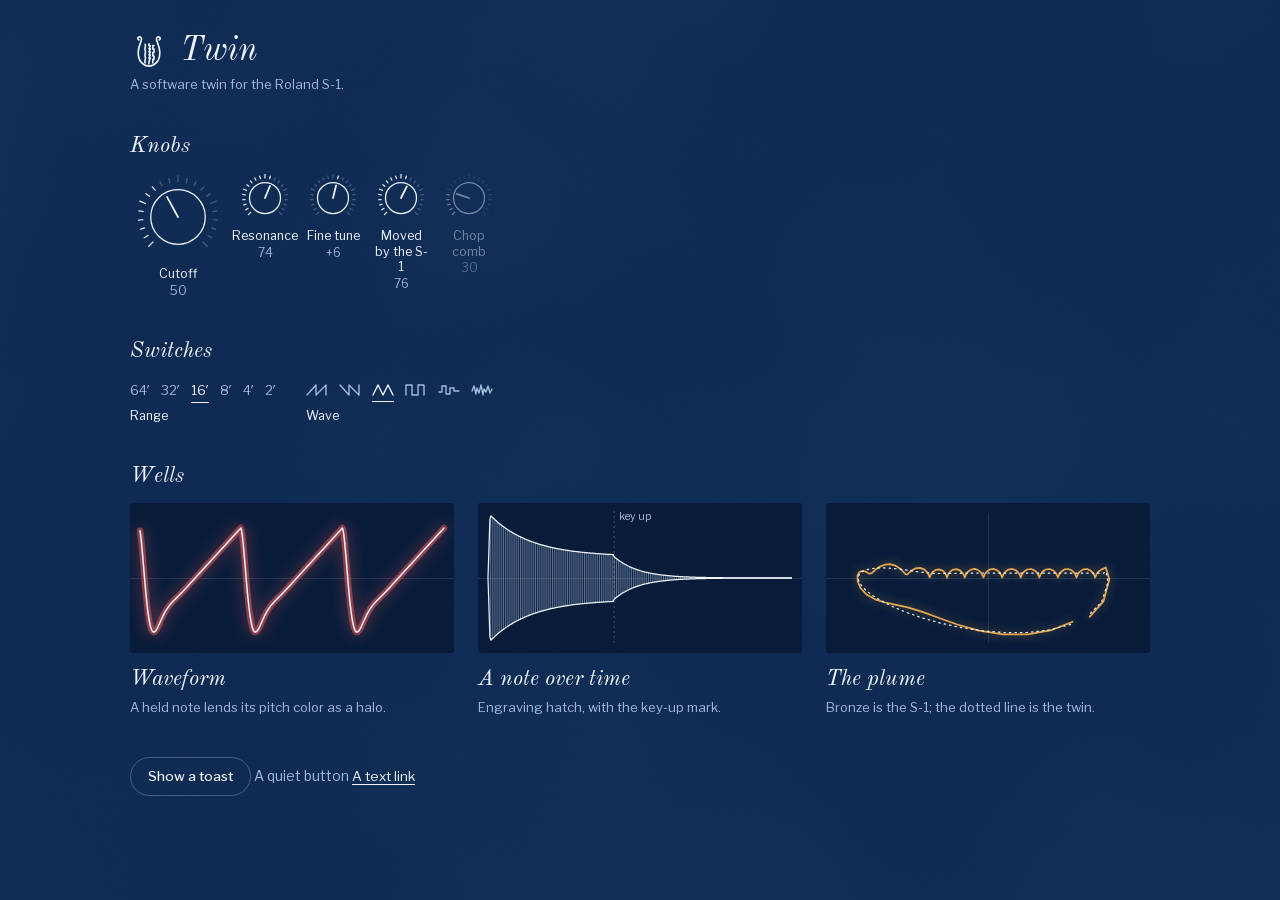
<file: synth/web/static/design/kit.html>
<!doctype html>
<html lang="en">
<head>
<meta charset="utf-8">
<meta name="viewport" content="width=device-width, initial-scale=1">
<title>Design kit</title>
<link rel="icon" href="favicon.svg">
<link rel="stylesheet" href="tokens.css">
<style>
  main { position: relative; z-index: 1; max-width: 1100px; margin: 0 auto; padding: 32px var(--gutter) 60px; }
  .lockup { display: flex; align-items: center; gap: 12px; color: var(--ink); }
  .lockup img { width: 38px; height: 38px; }
  .lockup span { font: italic 400 34px/1 var(--serif); }
  section { margin-top: 40px; }
  .wells { display: grid; grid-template-columns: 1fr 1fr 1fr; gap: 24px; }
  .wells canvas { height: 150px; }
  @media (max-width: 760px) { .wells { grid-template-columns: 1fr; } }
</style>
</head>
<body>
<main>
  <div class="lockup"><img src="mark.svg" alt=""><span id="name"></span></div>
  <p class="note" id="tagline"></p>

  <section>
    <h2 class="heading">Knobs</h2>
    <div class="row" id="knobs"></div>
  </section>
  <section>
    <h2 class="heading">Switches</h2>
    <div class="row" id="segs" style="gap: 14px 30px"></div>
  </section>
  <section>
    <h2 class="heading">Wells</h2>
    <div class="wells">
      <div><canvas class="well" id="w-wave"></canvas><h3 class="caption">Waveform<span class="note">A held note lends its pitch color as a halo.</span></h3></div>
      <div><canvas class="well" id="w-hatch"></canvas><h3 class="caption">A note over time<span class="note">Engraving hatch, with the key-up mark.</span></h3></div>
      <div><canvas class="well" id="w-plume"></canvas><h3 class="caption">The plume<span class="note">Bronze is the S-1; the dotted line is the twin.</span></h3></div>
    </div>
  </section>
  <section>
    <button class="pill" id="toast-btn">Show a toast</button>
    <button class="quiet">A quiet button</button>
    <button class="linkish">A text link</button>
  </section>
</main>
<div class="toast" id="toast" role="status" aria-live="polite"></div>
<script type="module">
  import { NAME, TAGLINE } from "./brand.js";
  import { knob } from "./knob.js";
  import { seg, GLYPHS } from "./seg.js";
  import { rgbOf } from "./colors.js";
  import * as draw from "./draw.js";

  document.getElementById("name").textContent = NAME;
  document.getElementById("tagline").textContent = TAGLINE;
  const K = document.getElementById("knobs");
  K.append(
    knob({ label: "Cutoff", value: 50, def: 127, size: 88 }).el,
    knob({ label: "Resonance", value: 74 }).el,
    knob({ label: "Fine tune", value: 70, def: 64, bipolar: true }).el,
  );
  const hw = knob({ label: "Moved by the S-1", value: 40 });
  K.append(hw.el);
  hw.set(58, { source: "midi" }); hw.set(76, { source: "midi" });
  const dim = knob({ label: "Chop comb", value: 30 });
  dim.modeled(false);
  K.append(dim.el);

  const S = document.getElementById("segs");
  S.append(
    seg({ label: "Range", value: 2, options: ["64′", "32′", "16′", "8′", "4′", "2′"].map((l, i) => ({ value: i, label: l })) }).el,
    seg({ label: "Wave", value: 2, options: [["saw", "Saw"], ["isaw", "Inverse saw"], ["tri", "Triangle"], ["sq", "Square"], ["rnd", "Random"], ["noise", "Noise"]].map(([g, l], i) => ({ value: i, label: l, glyph: GLYPHS[g] })) }).el,
  );

  // sample signals: a resonant-ish saw, an envelope, a plume pair
  const spc = 128, n = spc * 4;
  const raw = Float32Array.from({ length: n * 4 }, (_, i) => 2 * ((i / spc) % 1) - 1);
  const x = new Float32Array(n); let s1 = 0, s2 = 0;
  for (let i = 0; i < raw.length; i++) { s1 += .18 * (raw[i] - s1 - 1.6 * (s2 - s1) * .5); s2 += .18 * (s1 - s2); if (i >= raw.length - n) x[i - (raw.length - n)] = s2; }
  {
    const [ctx, w, h] = draw.fit(document.getElementById("w-wave")); draw.axis(ctx, w, h);
    draw.stroke(ctx, draw.wavePts(w, h, x, { len: spc * 3 }), { halo: rgbOf(9) });
  }
  {
    const [ctx, w, h] = draw.fit(document.getElementById("w-hatch")); draw.axis(ctx, w, h);
    const cols = Math.floor(w), top = new Float32Array(cols);
    for (let i = 0; i < cols; i++) { const t = i / cols * 1.5; top[i] = t < .62 ? (t < .01 ? t / .01 : .34 + .66 * Math.exp(-(t - .01) / .2)) : .34 * Math.exp(-(t - .62) / .12); }
    draw.hatchShape(ctx, w, h, top); draw.keyUpMark(ctx, w, h, .62 / 1.5);
  }
  {
    const [ctx, w, h] = draw.fit(document.getElementById("w-plume")); draw.axis(ctx, w, h, { cross: true });
    const real = Float32Array.from(x, (v, i) => v * .97 + .02 * Math.sin(i * .7));
    draw.stroke(ctx, draw.plumePts(w, h, real, spc, { cycles: 1 }), { color: draw.BRONZE, width: 1.7, glow: 10 });
    draw.stroke(ctx, draw.plumePts(w, h, x, spc, { cycles: 1 }), { color: draw.INK, width: 1.2, dash: [1.5, 4] });
  }
  const toast = document.getElementById("toast");
  document.getElementById("toast-btn").addEventListener("click", () => {
    toast.textContent = "Patch sent to S-1."; toast.classList.add("on");
    setTimeout(() => toast.classList.remove("on"), 2400);
  });
</script>
</body>
</html>
</file>
<file: design/tokens.css>
/* The cyanotype design kit: tokens and shared classes.
   The ONE home of the look (docs/design/DIRECTION.md). Colors are defined only here;
   draw.js mirrors the few it needs for canvas, and kit.check.mjs asserts they agree.
   Rules: color means pitch (colors.js); bronze means the hardware; everything else is ink on the field. */

@font-face { font-family: "Old Standard TT"; font-style: normal; font-weight: 400; font-display: swap;
  src: url("fonts/OldStandardTT-normal-400.woff2") format("woff2"); }
@font-face { font-family: "Old Standard TT"; font-style: italic; font-weight: 400; font-display: swap;
  src: url("fonts/OldStandardTT-italic-400.woff2") format("woff2"); }
@font-face { font-family: "Libre Franklin"; font-style: normal; font-weight: 300 700; font-display: swap;
  src: url("fonts/LibreFranklin-normal-300-700.woff2") format("woff2"); }
@font-face { font-family: "Libre Franklin"; font-style: italic; font-weight: 300 700; font-display: swap;
  src: url("fonts/LibreFranklin-italic-300-700.woff2") format("woff2"); }

:root {
  --field: #0E2A52;       /* Prussian blue: the exposed paper */
  --deep: #081C3A;        /* wells, the keyboard bed */
  --lift: #13335F;        /* drawers, toasts */
  --ink: #EEF3FA;         /* paper white: lines and text */
  --ink-2: #A3B9DA;       /* faded print: secondary text, idle options */
  --ink-3: rgba(238, 243, 250, 0.26);
  --ink-4: rgba(238, 243, 250, 0.11);
  --bronze: #E6A94F;      /* the hardware's hand, and nothing else */
  --serif: "Old Standard TT", "Iowan Old Style", Palatino, Georgia, serif;
  --sans: "Libre Franklin", "Helvetica Neue", Helvetica, Arial, sans-serif;
  --gutter: 40px;
  --gap: 44px;
}

* { box-sizing: border-box; }
html, body { margin: 0; }
body {
  background: var(--field);
  color: var(--ink);
  font: 400 14px/1.45 var(--sans);
  -webkit-font-smoothing: antialiased;
  min-height: 100vh;
}
/* Sun-print mottling: uneven exposure plus paper tooth. Static, painted once. */
body::before {
  content: ""; position: fixed; inset: 0; pointer-events: none; z-index: 0;
  background-image:
    url("data:image/svg+xml;utf8,<svg xmlns='http://www.w3.org/2000/svg' width='900' height='900'><filter id='m'><feTurbulence type='fractalNoise' baseFrequency='.0035' numOctaves='3' seed='11' stitchTiles='stitch'/><feColorMatrix values='0 0 0 0 1  0 0 0 0 1  0 0 0 0 1  0 0 0 .9 -.28'/></filter><rect width='100%' height='100%' filter='url(%23m)'/></svg>"),
    url("data:image/svg+xml;utf8,<svg xmlns='http://www.w3.org/2000/svg' width='240' height='240'><filter id='g'><feTurbulence type='fractalNoise' baseFrequency='.85' numOctaves='2' seed='3' stitchTiles='stitch'/><feColorMatrix values='0 0 0 0 1  0 0 0 0 1  0 0 0 0 1  0 0 0 .5 -.18'/></filter><rect width='100%' height='100%' filter='url(%23g)'/></svg>");
  background-size: cover, 240px 240px;    /* the mottling is stretched, not tiled: a tile edge showed as a seam */
  background-repeat: no-repeat, repeat;
  opacity: .16;
  mix-blend-mode: soft-light;
}
button { font: inherit; color: inherit; }
:focus-visible { outline: 1.5px dashed var(--ink); outline-offset: 3px; border-radius: 2px; }
canvas { max-width: 100%; }

/* ---------- type ---------- */
.caption { font: italic 400 22px/1.15 var(--serif); margin: 14px 0 0; }
.caption .note, .note { display: block; margin-top: 5px; font: 400 13px/1.45 var(--sans); color: var(--ink-2); font-style: normal; max-width: 44ch; }
h2.heading, h3.heading { font: italic 400 22px/1.15 var(--serif); margin: 0 0 14px; }

/* ---------- wells: where the signal is drawn ---------- */
.well { display: block; width: 100%; background: var(--deep); border-radius: 3px; position: relative; z-index: 1; }

/* ---------- rows ---------- */
.row { display: flex; flex-wrap: wrap; align-items: flex-start; gap: 14px 10px; }
.pair { display: grid; gap: 14px; }

/* ---------- buttons and links ---------- */
.quiet { background: none; border: 0; padding: 5px 0; cursor: pointer; color: var(--ink-2); font-size: 14px; }
.quiet:hover { color: var(--ink); }
.pill {
  background: transparent; cursor: pointer; color: var(--ink);
  border: 1.25px solid var(--ink-3); border-radius: 999px;
  padding: 9px 17px; font-size: 13.5px; font-weight: 500;
}
.pill:hover { border-color: var(--ink); }
.pill:disabled { opacity: .45; cursor: default; }
.linkish { background: none; border: 0; padding: 0; cursor: pointer; color: var(--ink); text-decoration: underline; text-underline-offset: 3px; text-decoration-thickness: 1px; font-size: 13.5px; }

/* ---------- knobs (design/knob.js) ---------- */
.knob { display: flex; flex-direction: column; align-items: center; width: 58px; text-align: center; user-select: none; -webkit-user-select: none; }
.knob.hero { width: 96px; }
.knob svg { display: block; overflow: visible; cursor: ns-resize; touch-action: none; }
.knob .tick { stroke: var(--ink-3); stroke-width: 1.2; vector-effect: non-scaling-stroke; stroke-linecap: round; }
.knob .tick.on { stroke: var(--ink); }
.knob .body { fill: none; stroke: var(--ink); stroke-width: 1.25; vector-effect: non-scaling-stroke; }
.knob .ptr { stroke: var(--ink); stroke-width: 1.8; vector-effect: non-scaling-stroke; stroke-linecap: round; }
.knob .trail { fill: none; stroke: var(--bronze); stroke-width: 2.2; vector-effect: non-scaling-stroke; stroke-linecap: round; opacity: 0; transition: opacity 1600ms ease; }
.knob.hw .trail { opacity: 1; transition: none; }
.knob.hw .ptr { stroke: var(--bronze); }
.knob.unmodeled { opacity: .45; }
.k-label { margin-top: 5px; font-size: 12.5px; line-height: 1.25; }
.k-val { font-size: 12px; color: var(--ink-2); font-variant-numeric: tabular-nums; }

/* ---------- switches (design/seg.js): named options, the chosen one underlined ---------- */
.seg { display: flex; flex-direction: column; gap: 4px; }
.seg.unmodeled { opacity: .45; }
.seg-opts { display: flex; flex-wrap: wrap; gap: 4px 11px; align-items: center; min-height: 26px; }
.seg-opts button {
  background: none; border: 0; cursor: pointer; padding: 3px 0 4px;
  color: var(--ink-2); font-size: 13px; border-bottom: 1.5px solid transparent; line-height: 1.1;
}
.seg-opts button:hover { color: var(--ink); }
.seg-opts button:disabled { cursor: default; pointer-events: none; }   /* a locked switch (its .seg says why) */
.seg-opts button[aria-checked="true"] { color: var(--ink); border-bottom-color: var(--ink); }
.seg-opts svg { display: block; width: 22px; height: 14px; fill: none; stroke: currentColor; stroke-width: 1.4; stroke-linejoin: round; stroke-linecap: round; }
.seg .k-label { margin-top: 0; }

/* ---------- drawers, scrim, toast ---------- */
.scrim { position: fixed; inset: 0; background: rgba(4, 14, 32, .5); opacity: 0; pointer-events: none; transition: opacity 220ms ease; z-index: 8; }
.scrim.on { opacity: 1; pointer-events: auto; }
.drawer {
  position: fixed; top: 0; right: 0; height: 100%; width: min(420px, 100%); z-index: 9;
  background: var(--lift); border-left: 1px solid var(--ink-3);
  transform: translateX(100%); transition: transform 260ms cubic-bezier(.2, .7, .2, 1);
  padding: 28px 30px 40px; overflow-y: auto;
}
.drawer.open { transform: none; }
.drawer h2 { font: italic 400 26px/1.1 var(--serif); margin: 0 0 20px; }
.drawer h3 { font: italic 400 19px/1.2 var(--serif); margin: 30px 0 12px; }
.drawer p { color: var(--ink-2); font-size: 13.5px; margin: 0 0 12px; max-width: 46ch; }
.drawer input, .drawer select {
  background: var(--deep); color: var(--ink); border: 1px solid var(--ink-3); border-radius: 3px;
  padding: 8px 10px; font: 400 14px var(--sans);
}
.toast {
  position: fixed; left: 50%; bottom: 28px; transform: translate(-50%, 12px); z-index: 10;
  background: var(--lift); border: 1px solid var(--ink-3); border-radius: 999px;
  padding: 10px 18px; font-size: 13.5px; opacity: 0; pointer-events: none;
  transition: opacity 200ms ease, transform 200ms ease; max-width: calc(100% - 32px);
}
.toast.on { opacity: 1; transform: translate(-50%, 0); }

@media (max-width: 640px) {
  :root { --gutter: 16px; --gap: 20px; }
}
@media (prefers-reduced-motion: reduce) {
  *, *::before, *::after { transition: none !important; animation: none !important; }
}
</file>
<file: keyhint/keyhint.css>
/* vendored from hq/panel/keyhint/keyhint.css (the HQ canonical copy, 2026-08-16); the rules below are
   unchanged. core/app.css sets the --kh-* properties from the design tokens and removes the drop
   shadow and the blur (DIRECTION.md: no drop shadows). */

/* keyhint.css — CANONICAL keyboard-hint bar (see keyhint.js for the contract).
 *
 * The always-visible bottom-right hint bar had been reinvented 5x across HQ
 * apps (PORTS.md / CLAUDE.md sharing rule). This is the one built properly.
 * COPY this pair (keyhint.css + keyhint.js) into any keyboard-first app; keep
 * the provenance comment pointing back at panel/keyhint/. Dedupe authority, not
 * bytes — vendor a copy, don't import across a project boundary.
 *
 * Themeable via the --kh-* custom properties below; defaults suit a dark app.
 */
:root {
  --kh-bg: rgba(23, 23, 29, 0.92);
  --kh-border: #2c2c36;
  --kh-fg: #cfcfda;
  --kh-key-bg: #24242c;
  --kh-key-fg: #e8e8ee;
  --kh-key-border: #3a3a44;
  --kh-muted: #8b8b98;
}

.keyhint {
  position: fixed;
  right: 14px;
  bottom: 14px;
  z-index: 9999;
  display: flex;
  flex-wrap: wrap;
  justify-content: flex-end;
  gap: 6px 10px;
  max-width: min(560px, calc(100vw - 28px));
  padding: 8px 11px;
  background: var(--kh-bg);
  border: 1px solid var(--kh-border);
  border-radius: 12px;
  backdrop-filter: blur(8px);
  -webkit-backdrop-filter: blur(8px);
  font: 12px/1.3 -apple-system, "SF Pro Text", system-ui, sans-serif;
  color: var(--kh-fg);
  box-shadow: 0 6px 24px rgba(0, 0, 0, 0.35);
  user-select: none;
  transition: opacity .15s ease;
}
.keyhint[hidden] { display: none; }
.keyhint.kh-dim { opacity: .35; }

.keyhint .kh-item {
  display: inline-flex;
  align-items: center;
  gap: 5px;
  white-space: nowrap;
}
.keyhint .kh-key {
  display: inline-block;
  min-width: 15px;
  padding: 1px 6px;
  text-align: center;
  background: var(--kh-key-bg);
  color: var(--kh-key-fg);
  border: 1px solid var(--kh-key-border);
  border-radius: 6px;
  font-weight: 650;
  font-size: 11.5px;
}
.keyhint .kh-label { color: var(--kh-muted); }
</file>
<file: core/app.css>
/* core/app.css — the shell, the plate, the keys, and the drawers' contents.
   Colors are tokens only (design/tokens.css). The kit's shared classes (.caption .note .well .row
   .pair .quiet .pill .linkish .drawer .scrim .toast, knobs and switches) live in tokens.css and are
   not restyled here. Layout follows docs/design/menura-comp.html. */

/* ---------- header ---------- */
.top {
  position: relative; z-index: 2;
  display: flex; align-items: center; gap: 40px;
  max-width: 1480px; margin: 0 auto; padding: 22px var(--gutter) 0;
}
.brand { display: flex; align-items: center; gap: 10px; color: var(--ink); text-decoration: none; }
.mark { width: 34px; height: 34px; flex: none; }
.wordmark { font: italic 400 31px/1 var(--serif); letter-spacing: .01em; padding-bottom: 3px; min-width: 1ch; }
.views { display: flex; gap: 24px; }
.views a {
  color: var(--ink-2); text-decoration: none; font-size: 14.5px;
  padding: 5px 0; border-bottom: 1.5px solid transparent;
}
.views a:hover { color: var(--ink); }
.views a[aria-current="page"] { color: var(--ink); border-bottom-color: var(--ink); }
.actions { margin-left: auto; display: flex; align-items: center; gap: 22px; }
.sync { display: inline-flex; align-items: center; gap: 9px; color: var(--ink-2); font-size: 13.5px; }
.sync .dot { width: 9px; height: 9px; border-radius: 50%; border: 1.5px solid var(--ink-2); flex: none; }
.sync.near { color: var(--ink); }
.sync.near .dot { border-color: var(--bronze); }
.sync.on { color: var(--ink); }
.sync.on .dot {
  background: var(--bronze); border-color: var(--bronze);
  box-shadow: 0 0 0 4px color-mix(in srgb, var(--bronze) 16%, transparent);
}

/* ---------- the view host and its calm placeholder ---------- */
.view-host { position: relative; z-index: 1; min-height: 50vh; }
.placeholder { max-width: 1480px; margin: 0 auto; padding: 56px var(--gutter); }
.placeholder .note { font-size: 14px; }

/* ---------- the plate ---------- */
/* One screen (docs/design/ROUND2.md §4): at 1470 × 760, every control and the keys show at 100% zoom.
   Above the stacking width every view has one design size, 1470 px wide; core/fit.js scales it down
   evenly to fit a smaller window (from its top left corner, then centers it). */
.plate { position: relative; max-width: 1480px; margin: 0 auto; padding: 12px var(--gutter) 8px; }
.fit-page { transform-origin: 0 0; }
@media (min-width: 1181px) {
  .fit-box > .fit-page { width: 1470px; max-width: none; margin: 0; }
  .fit-box { overflow: clip; }            /* the unscaled layout box never makes the page scroll */
}
.overlay { position: absolute; inset: 0; width: 100%; height: 100%; pointer-events: none; overflow: visible; }
.overlay .sig, .overlay .heads {
  fill: none; stroke: var(--ink-2); stroke-width: 1.25; stroke-linecap: round; stroke-linejoin: round;
}
.overlay .lead { fill: none; stroke: var(--ink); stroke-dasharray: 1.5 5; stroke-linecap: round; }
.overlay .lead-end { fill: var(--ink); }
.grid {
  position: relative;
  display: grid;
  grid-template-columns: minmax(0, 2.8fr) minmax(0, 1.45fr) minmax(0, .9fr) minmax(0, 1.05fr) minmax(0, 2fr);
  column-gap: 36px; row-gap: 22px; align-items: start;
}
.blk-lfo { grid-column: 1; grid-row: 2; }
.blk-env { grid-column: 2 / span 2; grid-row: 2; }
.blk-keys { grid-column: 4 / span 2; grid-row: 2; }
.stage, .mod { position: relative; min-width: 0; }
.well-wrap { height: 140px; display: flex; align-items: center; }
.plate .well { height: 102px; }
.plate .blk-out .well { height: 140px; }
.plate .caption { margin-top: 10px; font-size: 21px; }
.plate .caption .note { margin-top: 3px; font-size: 12.5px; line-height: 1.4; max-width: 50ch; }
.controls { margin-top: 12px; display: grid; gap: 12px; justify-items: start; }
.plate .row { gap: 12px 8px; }
.row.wide { gap: 12px 22px; }
.row .gap { margin-left: 14px; }
.mod h3 { font: italic 400 21px/1.15 var(--serif); margin: 0 0 10px; }
.mod .controls { margin-top: 0; }
.mod-head { display: flex; flex-wrap: wrap; align-items: flex-start; justify-content: space-between; gap: 4px 18px; margin-bottom: 8px; }
.mod-head h3 { margin: 0; }
.mod-head .head-controls { margin: 1px 0 0; }
.blk-voices { margin-top: 14px; }
.blk-voices .controls { gap: 10px; }
.adsr { display: block; width: 100%; height: 54px; margin-bottom: 8px; }

/* the plate's knobs: a smaller dial, and room for a two-word label on one line */
.plate .knob { width: 68px; }
.plate .knob svg { width: 44px; height: 44px; }
.plate .knob.hero { width: 84px; }
.plate .knob.hero svg { width: 74px; height: 74px; }
.plate .k-label { margin-top: 3px; white-space: nowrap; }

details.more { margin-top: -2px; }
details.more summary { cursor: pointer; color: var(--ink-2); font-size: 13px; list-style: none; width: max-content; }
details.more summary:hover { color: var(--ink); }
details.more summary::-webkit-details-marker { display: none; }
details.more summary::before { content: "+"; display: inline-block; width: 1em; }
details.more[open] summary::before { content: "\2212"; }
details.more .row { margin-top: 12px; }
/* a fold-out at the end of a row: its summary sits level with the dials; opened, it takes a line */
.row > details.more { align-self: flex-start; margin: 14px 0 0 10px; }
.row > details.more[open] { flex-basis: 100%; margin: 2px 0 0; }

/* ---------- keys ---------- */
.keys-head { display: flex; flex-wrap: wrap; align-items: baseline; justify-content: space-between; gap: 0 16px; }
.keys-hint { color: var(--ink-2); font-size: 12.5px; margin: -4px 0 10px; }
.octave { display: inline-flex; align-items: baseline; gap: 12px; color: var(--ink-2); font-size: 12.5px; font-variant-numeric: tabular-nums; }
.octave .quiet { font-size: 13px; padding: 0; }
.keyboard {
  position: relative; height: 72px; display: flex;
  background: var(--deep); border-radius: 3px;
  user-select: none; -webkit-user-select: none; touch-action: none;
}
.wk {
  position: relative; flex: 1; border-right: 1px solid var(--ink-4); cursor: pointer;
  display: flex; align-items: flex-end; justify-content: center; padding-bottom: 6px;
  font-size: 10.5px; color: var(--ink-3);
}
.wk:last-child { border-right: 0; }
.bk {
  position: absolute; top: 0; height: 43px; z-index: 2; cursor: pointer;
  background: var(--field); border: 1px solid var(--ink-3); border-top: 0; border-radius: 0 0 2px 2px;
  display: flex; align-items: flex-end; justify-content: center; padding-bottom: 5px;
  font-size: 10px; color: var(--ink-3);
}
.wk.down, .bk.down { background: rgb(var(--pc)); color: var(--on-pc); box-shadow: inset 0 0 0 1.5px var(--ink); }

/* ---------- the drawers' contents ---------- */
.drawer { padding-bottom: 88px; }            /* room above the key-hint bar */
.drawer .close { position: absolute; top: 26px; right: 26px; }
.drawer h3.first { margin-top: 0; }
.drawer p.after { margin-top: 10px; }
.drawer .status { margin-top: 12px; font-size: 13px; }
.drawer .row.spaced { gap: 14px 26px; align-items: flex-end; margin: 6px 0 4px; }
.patches { list-style: none; margin: 0; padding: 0; }
.patches li { display: flex; align-items: baseline; gap: 12px; border-bottom: 1px solid var(--ink-4); }
.patches .patch-name {
  flex: 1; min-width: 0; background: none; border: 0; cursor: pointer; padding: 7px 0;
  font-size: 14.5px; color: var(--ink-2); text-align: left; overflow-wrap: anywhere;
}
.patches .patch-name:hover { color: var(--ink); }
.patches .patch-name[aria-current="true"] { color: var(--ink); }
.patches .patch-name[aria-current="true"]::after { content: "  in use"; color: var(--ink-2); font-size: 12px; }
.patches .patch-meta { color: var(--ink-2); font-size: 12px; font-variant-numeric: tabular-nums; white-space: nowrap; }
.patches .patch-acts { display: inline-flex; gap: 12px; }
.patches .patch-acts .linkish { font-size: 12.5px; color: var(--ink-2); }
.patches .patch-acts .linkish:hover { color: var(--ink); }
.patches li.empty { display: block; border: 0; padding: 4px 0; color: var(--ink-2); font-size: 13.5px; }
.saverow { display: flex; gap: 10px; margin-top: 14px; align-items: center; }
.saverow input { flex: 1; min-width: 0; }
.saverow.center { gap: 18px; flex-wrap: wrap; }
.steps { margin: 0 0 16px; padding-left: 1.3em; color: var(--ink-2); font-size: 13.5px; }
.steps li { margin-bottom: 7px; padding-left: 4px; }
.steps li::marker { color: var(--ink); font-variant-numeric: tabular-nums; }
.slotrow { display: flex; flex-wrap: wrap; gap: 12px; align-items: center; margin-bottom: 14px; color: var(--ink-2); font-size: 13px; }
.checks { display: flex; flex-wrap: wrap; gap: 6px 18px; margin: 0 0 8px; color: var(--ink-2); font-size: 13.5px; }
.checks input { accent-color: var(--ink); }
details.more.prm { margin-top: 30px; }
.prm-list { display: grid; grid-template-columns: 1fr auto; gap: 5px 16px; margin: 10px 0 0; font-size: 13px; }
.prm-list dt { color: var(--ink-2); }
.prm-list dd { margin: 0; color: var(--ink); text-align: right; font-variant-numeric: tabular-nums; }
.meter-wrap { display: flex; flex-direction: column; gap: 6px; min-width: 110px; padding-bottom: 22px; }
.meter { height: 4px; background: var(--ink-4); border-radius: 2px; overflow: hidden; }
.meter i { display: block; height: 100%; width: 0; background: var(--ink-2); transition: width 200ms linear; }
.meter-text { font-size: 12px; color: var(--ink-2); font-variant-numeric: tabular-nums; }

/* ---------- the footer ---------- */
.foot {
  position: relative; z-index: 1;
  max-width: 1480px; margin: 0 auto; padding: 0 var(--gutter) 40px;
  color: var(--ink-2); font-size: 12.5px; max-inline-size: 1480px;
}

/* ---------- the bottom strip (wide windows): the legal line on the left, the key hints on the right ----------
   Like a desktop app's status bar: every view fits above it (core/fit.js reads --strip-h), so nothing
   floats over a control. Narrow windows keep the footer at the end of the page. */
:root { --strip-h: 0px; --strip-x: max(var(--gutter), calc((100vw - 1480px) / 2 + var(--gutter))); }
@media (min-width: 1181px) {
  :root { --strip-h: 34px; }
  body { padding-bottom: var(--strip-h); }
  .foot {
    position: fixed; left: 0; right: 0; bottom: 0; z-index: 7; height: var(--strip-h);
    max-width: none; margin: 0; padding: 0 45% 0 var(--strip-x);
    display: block; line-height: var(--strip-h); background: var(--field); border-top: 1px solid var(--ink-4);
    font-size: 12px; white-space: nowrap; overflow: hidden; text-overflow: ellipsis;
  }
  .keyhint {                                /* its own z-index stays: "Esc Close" shows above a drawer's scrim */
    right: var(--strip-x); bottom: 0; height: var(--strip-h); max-width: 44%;
    padding: 0; background: none; border: 0; border-radius: 0; align-items: center; flex-wrap: nowrap;
  }
  body.drawer-open .keyhint { left: var(--strip-x); right: auto; }
  .toast { bottom: calc(var(--strip-h) + 16px); }
}

/* ---------- the page-load exposure: a paler print that darkens (views/synth.js) ---------- */
.veil {
  position: fixed; inset: 0; z-index: 5; pointer-events: none;
  background: var(--ink); mix-blend-mode: soft-light;
  opacity: 0; transition: opacity 1200ms cubic-bezier(.2, .7, .2, 1);
}
html.developing .veil { opacity: 1; transition: none; }

/* ---------- the key-hint bar (keyhint/, vendored): themed through its own properties ---------- */
:root {
  --kh-bg: var(--lift); --kh-border: var(--ink-3); --kh-fg: var(--ink-2);
  --kh-key-bg: var(--deep); --kh-key-fg: var(--ink); --kh-key-border: var(--ink-3); --kh-muted: var(--ink-2);
}
.keyhint { box-shadow: none; backdrop-filter: none; -webkit-backdrop-filter: none; font-family: var(--sans); }
body.drawer-open .keyhint { right: auto; left: 14px; }       /* never over the drawer's words */

/* ---------- smaller screens: the chain stacks, the line steps aside ---------- */
@media (max-width: 1180px) {
  .plate { padding-bottom: 48px; }
  .grid { grid-template-columns: minmax(0, 1fr) minmax(0, 1fr); row-gap: 36px; }
  .blk-out { grid-column: 1 / -1; order: -1; }
  .blk-lfo, .blk-env, .blk-keys { grid-row: auto; grid-column: auto; }
  .blk-keys { grid-column: 1 / -1; }
  .overlay { display: none; }
  .well-wrap { height: auto; }
  .plate .well { height: 118px; }                /* the stacked plate scrolls, so its wells keep their size */
  .plate .blk-out .well { height: 214px; }
}
@media (max-width: 640px) {
  .top { flex-wrap: wrap; gap: 12px 18px; padding-top: 16px; }
  .views { order: 3; width: 100%; }
  .actions { order: 4; margin-left: 0; width: 100%; flex-wrap: wrap; gap: 10px 18px; }
  .grid { grid-template-columns: minmax(0, 1fr); }
  .row .gap { margin-left: 0; }
  .drawer { padding: 24px 18px 40px; }
}
@media (hover: none), (max-width: 640px) {
  .keyhint { display: none; }
}
/* Narrow windows keep the floating KeyHint bar: room at the end of the page so the last words scroll clear of it. */
@media (max-width: 1180px) and (min-width: 641px) and (hover: hover) {
  body { padding-bottom: 52px; }
}

/* The static page's one intro line (shown only when no cockpit server answers). */
.intro { position: relative; z-index: 1; max-width: 1480px; margin: 10px auto 0; padding: 0 var(--gutter);
  color: var(--ink-2); font-size: 13.5px; }
.intro a { color: var(--ink); text-underline-offset: 3px; text-decoration-thickness: 1px; }
</file>
<file: synth/web/static/design/tokens.css>
/* The cyanotype design kit: tokens and shared classes.
   The ONE home of the look (docs/design/DIRECTION.md). Colors are defined only here;
   draw.js mirrors the few it needs for canvas, and kit.check.mjs asserts they agree.
   Rules: color means pitch (colors.js); bronze means the hardware; everything else is ink on the field. */

@font-face { font-family: "Old Standard TT"; font-style: normal; font-weight: 400; font-display: swap;
  src: url("fonts/OldStandardTT-normal-400.woff2") format("woff2"); }
@font-face { font-family: "Old Standard TT"; font-style: italic; font-weight: 400; font-display: swap;
  src: url("fonts/OldStandardTT-italic-400.woff2") format("woff2"); }
@font-face { font-family: "Libre Franklin"; font-style: normal; font-weight: 300 700; font-display: swap;
  src: url("fonts/LibreFranklin-normal-300-700.woff2") format("woff2"); }
@font-face { font-family: "Libre Franklin"; font-style: italic; font-weight: 300 700; font-display: swap;
  src: url("fonts/LibreFranklin-italic-300-700.woff2") format("woff2"); }

:root {
  --field: #0E2A52;       /* Prussian blue: the exposed paper */
  --deep: #081C3A;        /* wells, the keyboard bed */
  --lift: #13335F;        /* drawers, toasts */
  --ink: #EEF3FA;         /* paper white: lines and text */
  --ink-2: #A3B9DA;       /* faded print: secondary text, idle options */
  --ink-3: rgba(238, 243, 250, 0.26);
  --ink-4: rgba(238, 243, 250, 0.11);
  --bronze: #E6A94F;      /* the hardware's hand, and nothing else */
  --serif: "Old Standard TT", "Iowan Old Style", Palatino, Georgia, serif;
  --sans: "Libre Franklin", "Helvetica Neue", Helvetica, Arial, sans-serif;
  --gutter: 40px;
  --gap: 44px;
}

* { box-sizing: border-box; }
html, body { margin: 0; }
body {
  background: var(--field);
  color: var(--ink);
  font: 400 14px/1.45 var(--sans);
  -webkit-font-smoothing: antialiased;
  min-height: 100vh;
}
/* Sun-print mottling: uneven exposure plus paper tooth. Static, painted once. */
body::before {
  content: ""; position: fixed; inset: 0; pointer-events: none; z-index: 0;
  background-image:
    url("data:image/svg+xml;utf8,<svg xmlns='http://www.w3.org/2000/svg' width='900' height='900'><filter id='m'><feTurbulence type='fractalNoise' baseFrequency='.0035' numOctaves='3' seed='11' stitchTiles='stitch'/><feColorMatrix values='0 0 0 0 1  0 0 0 0 1  0 0 0 0 1  0 0 0 .9 -.28'/></filter><rect width='100%' height='100%' filter='url(%23m)'/></svg>"),
    url("data:image/svg+xml;utf8,<svg xmlns='http://www.w3.org/2000/svg' width='240' height='240'><filter id='g'><feTurbulence type='fractalNoise' baseFrequency='.85' numOctaves='2' seed='3' stitchTiles='stitch'/><feColorMatrix values='0 0 0 0 1  0 0 0 0 1  0 0 0 0 1  0 0 0 .5 -.18'/></filter><rect width='100%' height='100%' filter='url(%23g)'/></svg>");
  background-size: cover, 240px 240px;    /* the mottling is stretched, not tiled: a tile edge showed as a seam */
  background-repeat: no-repeat, repeat;
  opacity: .16;
  mix-blend-mode: soft-light;
}
button { font: inherit; color: inherit; }
:focus-visible { outline: 1.5px dashed var(--ink); outline-offset: 3px; border-radius: 2px; }
canvas { max-width: 100%; }

/* ---------- type ---------- */
.caption { font: italic 400 22px/1.15 var(--serif); margin: 14px 0 0; }
.caption .note, .note { display: block; margin-top: 5px; font: 400 13px/1.45 var(--sans); color: var(--ink-2); font-style: normal; max-width: 44ch; }
h2.heading, h3.heading { font: italic 400 22px/1.15 var(--serif); margin: 0 0 14px; }

/* ---------- wells: where the signal is drawn ---------- */
.well { display: block; width: 100%; background: var(--deep); border-radius: 3px; position: relative; z-index: 1; }

/* ---------- rows ---------- */
.row { display: flex; flex-wrap: wrap; align-items: flex-start; gap: 14px 10px; }
.pair { display: grid; gap: 14px; }

/* ---------- buttons and links ---------- */
.quiet { background: none; border: 0; padding: 5px 0; cursor: pointer; color: var(--ink-2); font-size: 14px; }
.quiet:hover { color: var(--ink); }
.pill {
  background: transparent; cursor: pointer; color: var(--ink);
  border: 1.25px solid var(--ink-3); border-radius: 999px;
  padding: 9px 17px; font-size: 13.5px; font-weight: 500;
}
.pill:hover { border-color: var(--ink); }
.pill:disabled { opacity: .45; cursor: default; }
.linkish { background: none; border: 0; padding: 0; cursor: pointer; color: var(--ink); text-decoration: underline; text-underline-offset: 3px; text-decoration-thickness: 1px; font-size: 13.5px; }

/* ---------- knobs (design/knob.js) ---------- */
.knob { display: flex; flex-direction: column; align-items: center; width: 58px; text-align: center; user-select: none; -webkit-user-select: none; }
.knob.hero { width: 96px; }
.knob svg { display: block; overflow: visible; cursor: ns-resize; touch-action: none; }
.knob .tick { stroke: var(--ink-3); stroke-width: 1.2; vector-effect: non-scaling-stroke; stroke-linecap: round; }
.knob .tick.on { stroke: var(--ink); }
.knob .body { fill: none; stroke: var(--ink); stroke-width: 1.25; vector-effect: non-scaling-stroke; }
.knob .ptr { stroke: var(--ink); stroke-width: 1.8; vector-effect: non-scaling-stroke; stroke-linecap: round; }
.knob .trail { fill: none; stroke: var(--bronze); stroke-width: 2.2; vector-effect: non-scaling-stroke; stroke-linecap: round; opacity: 0; transition: opacity 1600ms ease; }
.knob.hw .trail { opacity: 1; transition: none; }
.knob.hw .ptr { stroke: var(--bronze); }
.knob.unmodeled { opacity: .45; }
.k-label { margin-top: 5px; font-size: 12.5px; line-height: 1.25; }
.k-val { font-size: 12px; color: var(--ink-2); font-variant-numeric: tabular-nums; }

/* ---------- switches (design/seg.js): named options, the chosen one underlined ---------- */
.seg { display: flex; flex-direction: column; gap: 4px; }
.seg.unmodeled { opacity: .45; }
.seg-opts { display: flex; flex-wrap: wrap; gap: 4px 11px; align-items: center; min-height: 26px; }
.seg-opts button {
  background: none; border: 0; cursor: pointer; padding: 3px 0 4px;
  color: var(--ink-2); font-size: 13px; border-bottom: 1.5px solid transparent; line-height: 1.1;
}
.seg-opts button:hover { color: var(--ink); }
.seg-opts button:disabled { cursor: default; pointer-events: none; }   /* a locked switch (its .seg says why) */
.seg-opts button[aria-checked="true"] { color: var(--ink); border-bottom-color: var(--ink); }
.seg-opts svg { display: block; width: 22px; height: 14px; fill: none; stroke: currentColor; stroke-width: 1.4; stroke-linejoin: round; stroke-linecap: round; }
.seg .k-label { margin-top: 0; }

/* ---------- drawers, scrim, toast ---------- */
.scrim { position: fixed; inset: 0; background: rgba(4, 14, 32, .5); opacity: 0; pointer-events: none; transition: opacity 220ms ease; z-index: 8; }
.scrim.on { opacity: 1; pointer-events: auto; }
.drawer {
  position: fixed; top: 0; right: 0; height: 100%; width: min(420px, 100%); z-index: 9;
  background: var(--lift); border-left: 1px solid var(--ink-3);
  transform: translateX(100%); transition: transform 260ms cubic-bezier(.2, .7, .2, 1);
  padding: 28px 30px 40px; overflow-y: auto;
}
.drawer.open { transform: none; }
.drawer h2 { font: italic 400 26px/1.1 var(--serif); margin: 0 0 20px; }
.drawer h3 { font: italic 400 19px/1.2 var(--serif); margin: 30px 0 12px; }
.drawer p { color: var(--ink-2); font-size: 13.5px; margin: 0 0 12px; max-width: 46ch; }
.drawer input, .drawer select {
  background: var(--deep); color: var(--ink); border: 1px solid var(--ink-3); border-radius: 3px;
  padding: 8px 10px; font: 400 14px var(--sans);
}
.toast {
  position: fixed; left: 50%; bottom: 28px; transform: translate(-50%, 12px); z-index: 10;
  background: var(--lift); border: 1px solid var(--ink-3); border-radius: 999px;
  padding: 10px 18px; font-size: 13.5px; opacity: 0; pointer-events: none;
  transition: opacity 200ms ease, transform 200ms ease; max-width: calc(100% - 32px);
}
.toast.on { opacity: 1; transform: translate(-50%, 0); }

@media (max-width: 640px) {
  :root { --gutter: 16px; --gap: 20px; }
}
@media (prefers-reduced-motion: reduce) {
  *, *::before, *::after { transition: none !important; animation: none !important; }
}
</file>
